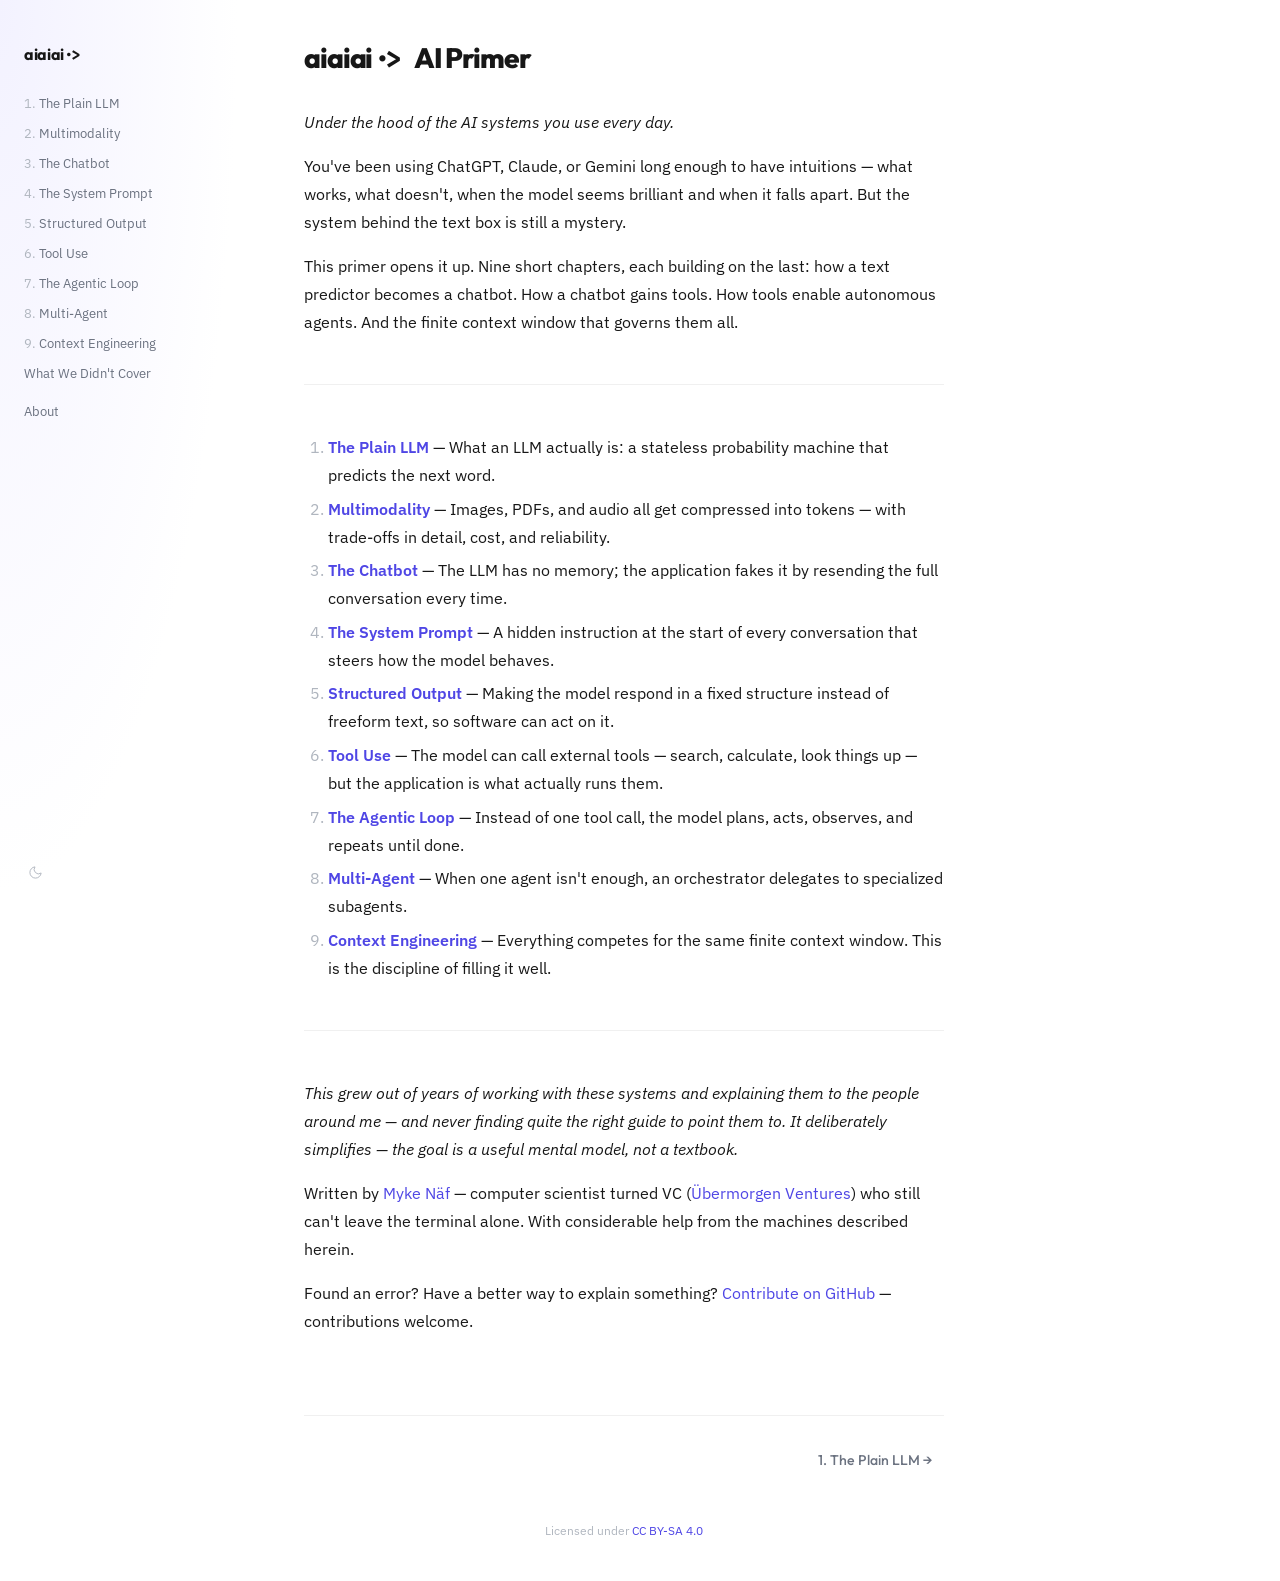
<file: docs/index.html>
<!DOCTYPE html>
<html lang="en">
<head>
  <meta charset="utf-8">
  <meta name="viewport" content="width=device-width, initial-scale=1">
  <title>AI Primer — AI Primer</title>
  <link rel="icon" type="image/svg+xml" href="favicon.svg">
  <script>(function(){var t=localStorage.getItem('theme')||(matchMedia('(prefers-color-scheme:dark)').matches?'dark':'light');document.documentElement.setAttribute('data-theme',t)})();</script>
  <link rel="preconnect" href="https://fonts.googleapis.com">
  <link rel="preconnect" href="https://fonts.gstatic.com" crossorigin>
  <link href="https://fonts.googleapis.com/css2?family=Outfit:wght@500;600;700;800&family=IBM+Plex+Sans:ital,wght@0,400;0,500;0,600;1,400&family=Fira+Code:wght@400&display=swap" rel="stylesheet">
  <link rel="stylesheet" href="style.css">
</head>
<body>
  <div class="mobile-overlay"></div>
  <button class="mobile-menu-btn" aria-label="Toggle navigation">
    <svg viewBox="0 0 24 24" fill="none" stroke="currentColor" stroke-width="2" stroke-linecap="round"><line x1="3" y1="6" x2="21" y2="6"/><line x1="3" y1="12" x2="21" y2="12"/><line x1="3" y1="18" x2="21" y2="18"/></svg>
  </button>
  <nav class="sidebar">
    <div class="sidebar-header">
      <a href="/" class="sidebar-logo">aiaiai<span class="logo-mark">·&gt;</span></a>
    </div>
    <div class="sidebar-links">
      <a href="01-plain-llm.html"><span class="ch-num">1.</span>The Plain LLM</a>
<a href="02-multimodality.html"><span class="ch-num">2.</span>Multimodality</a>
<a href="03-chatbot.html"><span class="ch-num">3.</span>The Chatbot</a>
<a href="04-system-prompt.html"><span class="ch-num">4.</span>The System Prompt</a>
<a href="05-structured-output.html"><span class="ch-num">5.</span>Structured Output</a>
<a href="06-tool-use.html"><span class="ch-num">6.</span>Tool Use</a>
<a href="07-agentic-loop.html"><span class="ch-num">7.</span>The Agentic Loop</a>
<a href="08-multi-agent.html"><span class="ch-num">8.</span>Multi-Agent</a>
<a href="09-context-engineering.html"><span class="ch-num">9.</span>Context Engineering</a>
<a href="what-we-didnt-cover.html">What We Didn't Cover</a>
<a href="/" class="sidebar-about">About</a>
    </div>
    <div class="sidebar-footer">
      <button class="theme-toggle" aria-label="Toggle theme">
        <svg class="icon-moon" viewBox="0 0 24 24" fill="none" stroke="currentColor" stroke-width="1.5"><path d="M21 12.79A9 9 0 1 1 11.21 3 7 7 0 0 0 21 12.79z"/></svg>
        <svg class="icon-sun" viewBox="0 0 24 24" fill="none" stroke="currentColor" stroke-width="1.5"><circle cx="12" cy="12" r="5"/><line x1="12" y1="1" x2="12" y2="3"/><line x1="12" y1="21" x2="12" y2="23"/><line x1="4.22" y1="4.22" x2="5.64" y2="5.64"/><line x1="18.36" y1="18.36" x2="19.78" y2="19.78"/><line x1="1" y1="12" x2="3" y2="12"/><line x1="21" y1="12" x2="23" y2="12"/><line x1="4.22" y1="19.78" x2="5.64" y2="18.36"/><line x1="18.36" y1="5.64" x2="19.78" y2="4.22"/></svg>
      </button>
    </div>
  </nav>
  <main class="content">
    <article><h1>aiaiai<span class="logo-mark title-logo-mark">·&gt;</span>AI Primer</h1><p><em>Under the hood of the AI systems you use every day.</em></p>
<p>You've been using ChatGPT, Claude, or Gemini long enough to have intuitions — what works, what doesn't, when the model seems brilliant and when it falls apart. But the system behind the text box is still a mystery.</p>
<p>This primer opens it up. Nine short chapters, each building on the last: how a text predictor becomes a chatbot. How a chatbot gains tools. How tools enable autonomous agents. And the finite context window that governs them all.</p>
<hr />
<ol>
<li><a href="01-plain-llm.html"><strong>The Plain LLM</strong></a> — What an LLM actually is: a stateless probability machine that predicts the next word.</li>
<li><a href="02-multimodality.html"><strong>Multimodality</strong></a> — Images, PDFs, and audio all get compressed into tokens — with trade-offs in detail, cost, and reliability.</li>
<li><a href="03-chatbot.html"><strong>The Chatbot</strong></a> — The LLM has no memory; the application fakes it by resending the full conversation every time.</li>
<li><a href="04-system-prompt.html"><strong>The System Prompt</strong></a> — A hidden instruction at the start of every conversation that steers how the model behaves.</li>
<li><a href="05-structured-output.html"><strong>Structured Output</strong></a> — Making the model respond in a fixed structure instead of freeform text, so software can act on it.</li>
<li><a href="06-tool-use.html"><strong>Tool Use</strong></a> — The model can call external tools — search, calculate, look things up — but the application is what actually runs them.</li>
<li><a href="07-agentic-loop.html"><strong>The Agentic Loop</strong></a> — Instead of one tool call, the model plans, acts, observes, and repeats until done.</li>
<li><a href="08-multi-agent.html"><strong>Multi-Agent</strong></a> — When one agent isn't enough, an orchestrator delegates to specialized subagents.</li>
<li><a href="09-context-engineering.html"><strong>Context Engineering</strong></a> — Everything competes for the same finite context window. This is the discipline of filling it well.</li>
</ol>
<hr />
<p><em>This grew out of years of working with these systems and explaining them to the people around me — and never finding quite the right guide to point them to. It deliberately simplifies — the goal is a useful mental model, not a textbook.</em></p>
<p>Written by <a href="https://ch.linkedin.com/in/michaelnaef">Myke Näf</a> — computer scientist turned VC (<a href="https://uebermorgen.vc">Übermorgen Ventures</a>) who still can't leave the terminal alone. With considerable help from the machines described herein.</p>
<p>Found an error? Have a better way to explain something? <a href="https://github.com/ymyke/aiaiai">Contribute on GitHub</a> — contributions welcome.</p>
</article>
    <div class="prev-next">
      <div></div>
      <div><a href="01-plain-llm.html">1. The Plain LLM →</a></div>
    </div>
    <footer class="license">
      Licensed under <a href="https://creativecommons.org/licenses/by-sa/4.0/">CC BY-SA 4.0</a>
    </footer>
  </main>
  <script>
    (function() {
      document.querySelectorAll('pre code').forEach(function(el) {
        el.innerHTML = el.innerHTML.replace(/([┌┐└┘│─├┤┬┴┼▼▶◀═╔╗╚╝║╠╣╦╩╬→←↓↑▲►◄●·]+)/g, '<span class="dc">$1</span>');
      });
      var btn = document.querySelector('.mobile-menu-btn');
      var sidebar = document.querySelector('.sidebar');
      var overlay = document.querySelector('.mobile-overlay');
      btn.addEventListener('click', function() {
        sidebar.classList.toggle('open');
        overlay.classList.toggle('open');
      });
      overlay.addEventListener('click', function() {
        sidebar.classList.remove('open');
        overlay.classList.remove('open');
      });
      document.querySelector('.theme-toggle').addEventListener('click', function() {
        var d = document.documentElement;
        var next = d.getAttribute('data-theme') === 'dark' ? 'light' : 'dark';
        d.setAttribute('data-theme', next);
        localStorage.setItem('theme', next);
      });
    })();
  </script>
</body>
</html>
</file>
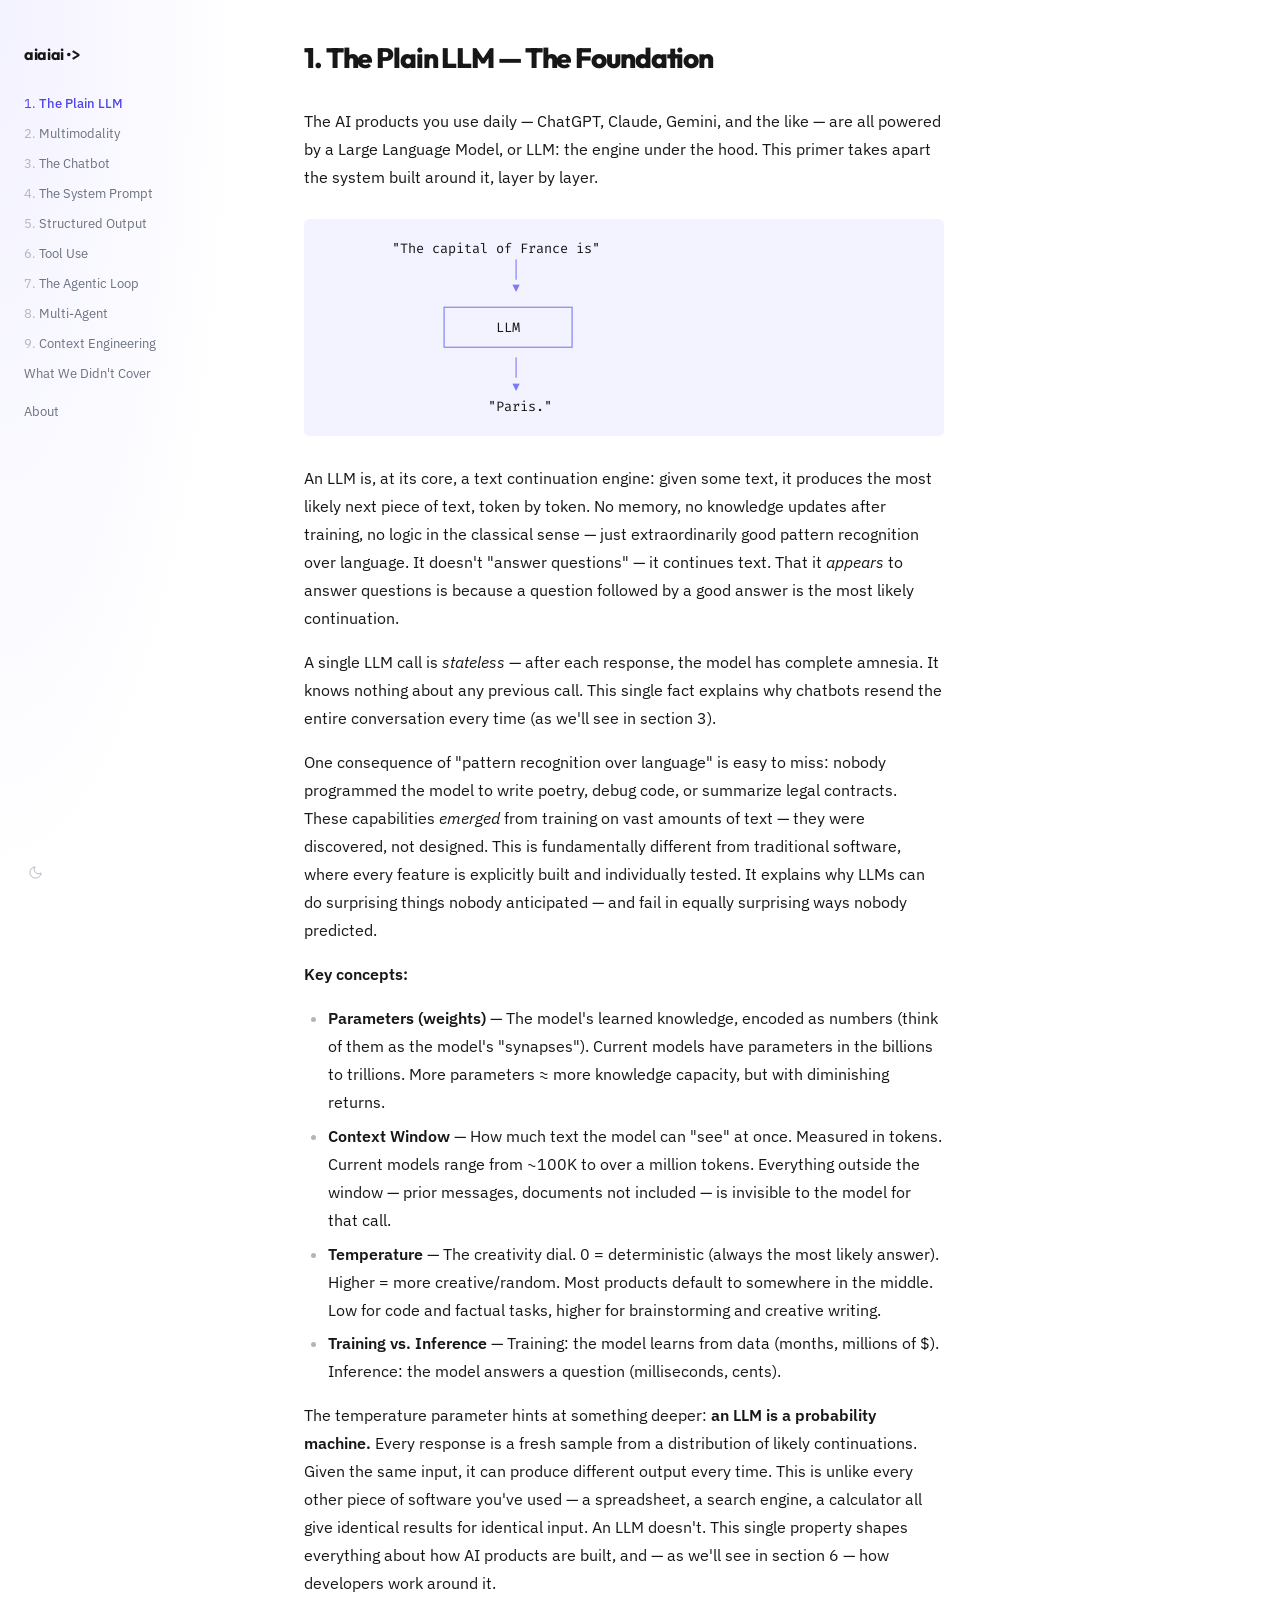
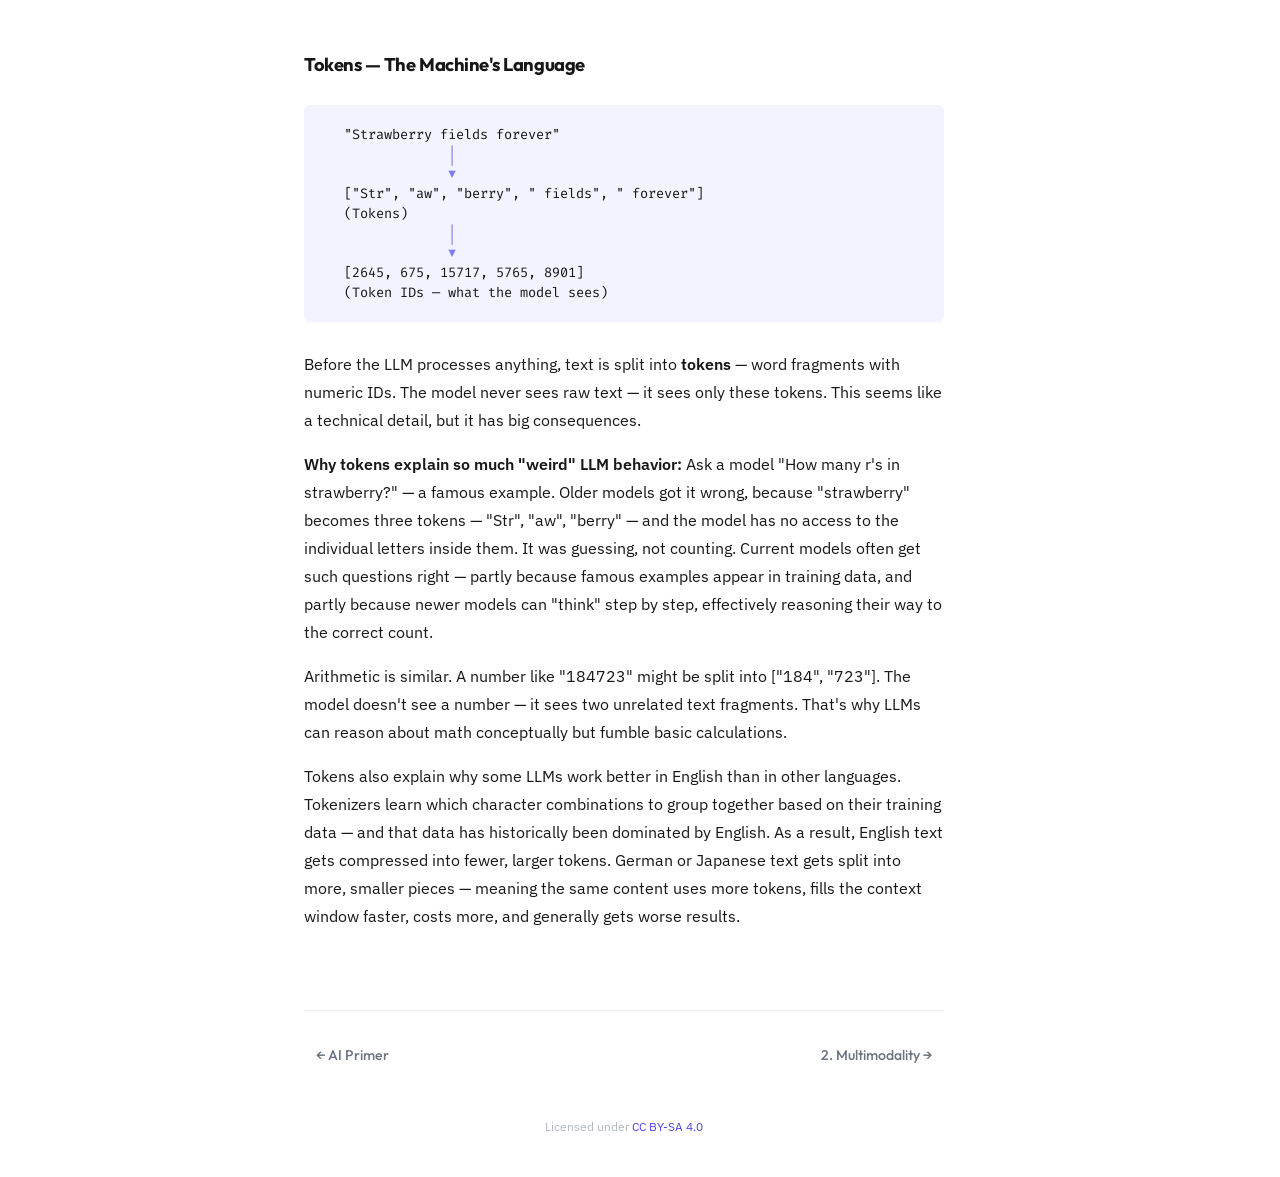
<file: docs/01-plain-llm.html>
<!DOCTYPE html>
<html lang="en">
<head>
  <meta charset="utf-8">
  <meta name="viewport" content="width=device-width, initial-scale=1">
  <title>1. The Plain LLM — AI Primer</title>
  <link rel="icon" type="image/svg+xml" href="favicon.svg">
  <script>(function(){var t=localStorage.getItem('theme')||(matchMedia('(prefers-color-scheme:dark)').matches?'dark':'light');document.documentElement.setAttribute('data-theme',t)})();</script>
  <link rel="preconnect" href="https://fonts.googleapis.com">
  <link rel="preconnect" href="https://fonts.gstatic.com" crossorigin>
  <link href="https://fonts.googleapis.com/css2?family=Outfit:wght@500;600;700;800&family=IBM+Plex+Sans:ital,wght@0,400;0,500;0,600;1,400&family=Fira+Code:wght@400&display=swap" rel="stylesheet">
  <link rel="stylesheet" href="style.css">
</head>
<body>
  <div class="mobile-overlay"></div>
  <button class="mobile-menu-btn" aria-label="Toggle navigation">
    <svg viewBox="0 0 24 24" fill="none" stroke="currentColor" stroke-width="2" stroke-linecap="round"><line x1="3" y1="6" x2="21" y2="6"/><line x1="3" y1="12" x2="21" y2="12"/><line x1="3" y1="18" x2="21" y2="18"/></svg>
  </button>
  <nav class="sidebar">
    <div class="sidebar-header">
      <a href="/" class="sidebar-logo">aiaiai<span class="logo-mark">·&gt;</span></a>
    </div>
    <div class="sidebar-links">
      <a href="01-plain-llm.html" class="active"><span class="ch-num">1.</span>The Plain LLM</a>
<a href="02-multimodality.html"><span class="ch-num">2.</span>Multimodality</a>
<a href="03-chatbot.html"><span class="ch-num">3.</span>The Chatbot</a>
<a href="04-system-prompt.html"><span class="ch-num">4.</span>The System Prompt</a>
<a href="05-structured-output.html"><span class="ch-num">5.</span>Structured Output</a>
<a href="06-tool-use.html"><span class="ch-num">6.</span>Tool Use</a>
<a href="07-agentic-loop.html"><span class="ch-num">7.</span>The Agentic Loop</a>
<a href="08-multi-agent.html"><span class="ch-num">8.</span>Multi-Agent</a>
<a href="09-context-engineering.html"><span class="ch-num">9.</span>Context Engineering</a>
<a href="what-we-didnt-cover.html">What We Didn't Cover</a>
<a href="/" class="sidebar-about">About</a>
    </div>
    <div class="sidebar-footer">
      <button class="theme-toggle" aria-label="Toggle theme">
        <svg class="icon-moon" viewBox="0 0 24 24" fill="none" stroke="currentColor" stroke-width="1.5"><path d="M21 12.79A9 9 0 1 1 11.21 3 7 7 0 0 0 21 12.79z"/></svg>
        <svg class="icon-sun" viewBox="0 0 24 24" fill="none" stroke="currentColor" stroke-width="1.5"><circle cx="12" cy="12" r="5"/><line x1="12" y1="1" x2="12" y2="3"/><line x1="12" y1="21" x2="12" y2="23"/><line x1="4.22" y1="4.22" x2="5.64" y2="5.64"/><line x1="18.36" y1="18.36" x2="19.78" y2="19.78"/><line x1="1" y1="12" x2="3" y2="12"/><line x1="21" y1="12" x2="23" y2="12"/><line x1="4.22" y1="19.78" x2="5.64" y2="18.36"/><line x1="18.36" y1="5.64" x2="19.78" y2="4.22"/></svg>
      </button>
    </div>
  </nav>
  <main class="content">
    <article><h1>1. The Plain LLM — The Foundation</h1>
<p>The AI products you use daily — ChatGPT, Claude, Gemini, and the like — are all powered by a Large Language Model, or LLM: the engine under the hood. This primer takes apart the system built around it, layer by layer.</p>
<pre><code>        &quot;The capital of France is&quot;
                       │
                       ▼
              ┌───────────────┐
              │      LLM      │
              └───────────────┘
                       │
                       ▼
                    &quot;Paris.&quot;
</code></pre>
<p>An LLM is, at its core, a text continuation engine: given some text, it produces the most likely next piece of text, token by token. No memory, no knowledge updates after training, no logic in the classical sense — just extraordinarily good pattern recognition over language. It doesn't &quot;answer questions&quot; — it continues text. That it <em>appears</em> to answer questions is because a question followed by a good answer is the most likely continuation.</p>
<p>A single LLM call is <em>stateless</em> — after each response, the model has complete amnesia. It knows nothing about any previous call. This single fact explains why chatbots resend the entire conversation every time (as we'll see in section 3).</p>
<p>One consequence of &quot;pattern recognition over language&quot; is easy to miss: nobody programmed the model to write poetry, debug code, or summarize legal contracts. These capabilities <em>emerged</em> from training on vast amounts of text — they were discovered, not designed. This is fundamentally different from traditional software, where every feature is explicitly built and individually tested. It explains why LLMs can do surprising things nobody anticipated — and fail in equally surprising ways nobody predicted.</p>
<p><strong>Key concepts:</strong></p>
<ul>
<li><strong>Parameters (weights)</strong> — The model's learned knowledge, encoded as numbers (think of them as the model's &quot;synapses&quot;). Current models have parameters in the billions to trillions. More parameters ≈ more knowledge capacity, but with diminishing returns.</li>
<li><strong>Context Window</strong> — How much text the model can &quot;see&quot; at once. Measured in tokens. Current models range from ~100K to over a million tokens. Everything outside the window — prior messages, documents not included — is invisible to the model for that call.</li>
<li><strong>Temperature</strong> — The creativity dial. 0 = deterministic (always the most likely answer). Higher = more creative/random. Most products default to somewhere in the middle. Low for code and factual tasks, higher for brainstorming and creative writing.</li>
<li><strong>Training vs. Inference</strong> — Training: the model learns from data (months, millions of $). Inference: the model answers a question (milliseconds, cents).</li>
</ul>
<p>The temperature parameter hints at something deeper: <strong>an LLM is a probability machine.</strong> Every response is a fresh sample from a distribution of likely continuations. Given the same input, it can produce different output every time. This is unlike every other piece of software you've used — a spreadsheet, a search engine, a calculator all give identical results for identical input. An LLM doesn't. This single property shapes everything about how AI products are built, and — as we'll see in section 6 — how developers work around it.</p>
<h2>Tokens — The Machine's Language</h2>
<pre><code>  &quot;Strawberry fields forever&quot;
               │
               ▼
  [&quot;Str&quot;, &quot;aw&quot;, &quot;berry&quot;, &quot; fields&quot;, &quot; forever&quot;]
  (Tokens)
               │
               ▼
  [2645, 675, 15717, 5765, 8901]
  (Token IDs — what the model sees)
</code></pre>
<p>Before the LLM processes anything, text is split into <strong>tokens</strong> — word fragments with numeric IDs. The model never sees raw text — it sees only these tokens. This seems like a technical detail, but it has big consequences.</p>
<p><strong>Why tokens explain so much &quot;weird&quot; LLM behavior:</strong> Ask a model &quot;How many r's in strawberry?&quot; — a famous example. Older models got it wrong, because &quot;strawberry&quot; becomes three tokens — &quot;Str&quot;, &quot;aw&quot;, &quot;berry&quot; — and the model has no access to the individual letters inside them. It was guessing, not counting. Current models often get such questions right — partly because famous examples appear in training data, and partly because newer models can &quot;think&quot; step by step, effectively reasoning their way to the correct count.</p>
<p>Arithmetic is similar. A number like &quot;184723&quot; might be split into [&quot;184&quot;, &quot;723&quot;]. The model doesn't see a number — it sees two unrelated text fragments. That's why LLMs can reason about math conceptually but fumble basic calculations.</p>
<p>Tokens also explain why some LLMs work better in English than in other languages. Tokenizers learn which character combinations to group together based on their training data — and that data has historically been dominated by English. As a result, English text gets compressed into fewer, larger tokens. German or Japanese text gets split into more, smaller pieces — meaning the same content uses more tokens, fills the context window faster, costs more, and generally gets worse results.</p>
</article>
    <div class="prev-next">
      <div><a href="/">← AI Primer</a></div>
      <div><a href="02-multimodality.html">2. Multimodality →</a></div>
    </div>
    <footer class="license">
      Licensed under <a href="https://creativecommons.org/licenses/by-sa/4.0/">CC BY-SA 4.0</a>
    </footer>
  </main>
  <script>
    (function() {
      document.querySelectorAll('pre code').forEach(function(el) {
        el.innerHTML = el.innerHTML.replace(/([┌┐└┘│─├┤┬┴┼▼▶◀═╔╗╚╝║╠╣╦╩╬→←↓↑▲►◄●·]+)/g, '<span class="dc">$1</span>');
      });
      var btn = document.querySelector('.mobile-menu-btn');
      var sidebar = document.querySelector('.sidebar');
      var overlay = document.querySelector('.mobile-overlay');
      btn.addEventListener('click', function() {
        sidebar.classList.toggle('open');
        overlay.classList.toggle('open');
      });
      overlay.addEventListener('click', function() {
        sidebar.classList.remove('open');
        overlay.classList.remove('open');
      });
      document.querySelector('.theme-toggle').addEventListener('click', function() {
        var d = document.documentElement;
        var next = d.getAttribute('data-theme') === 'dark' ? 'light' : 'dark';
        d.setAttribute('data-theme', next);
        localStorage.setItem('theme', next);
      });
    })();
  </script>
</body>
</html>
</file>
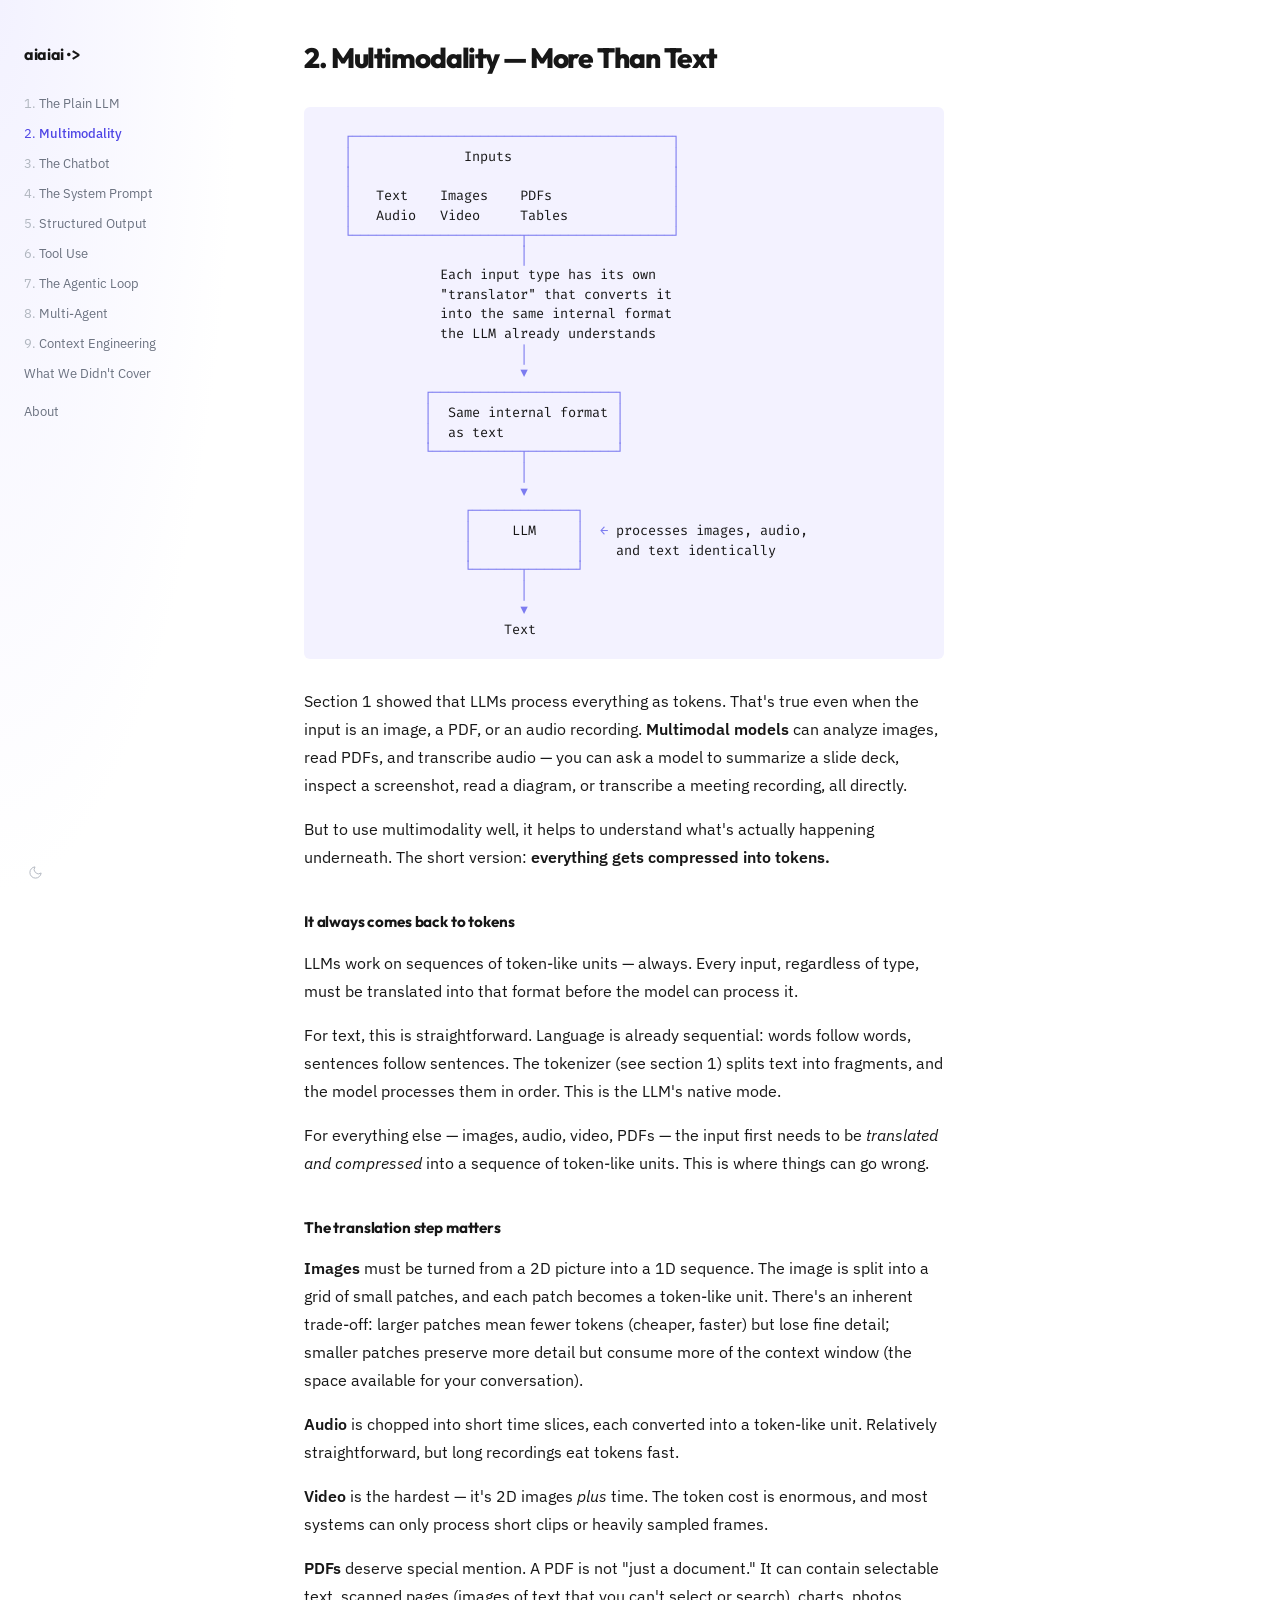
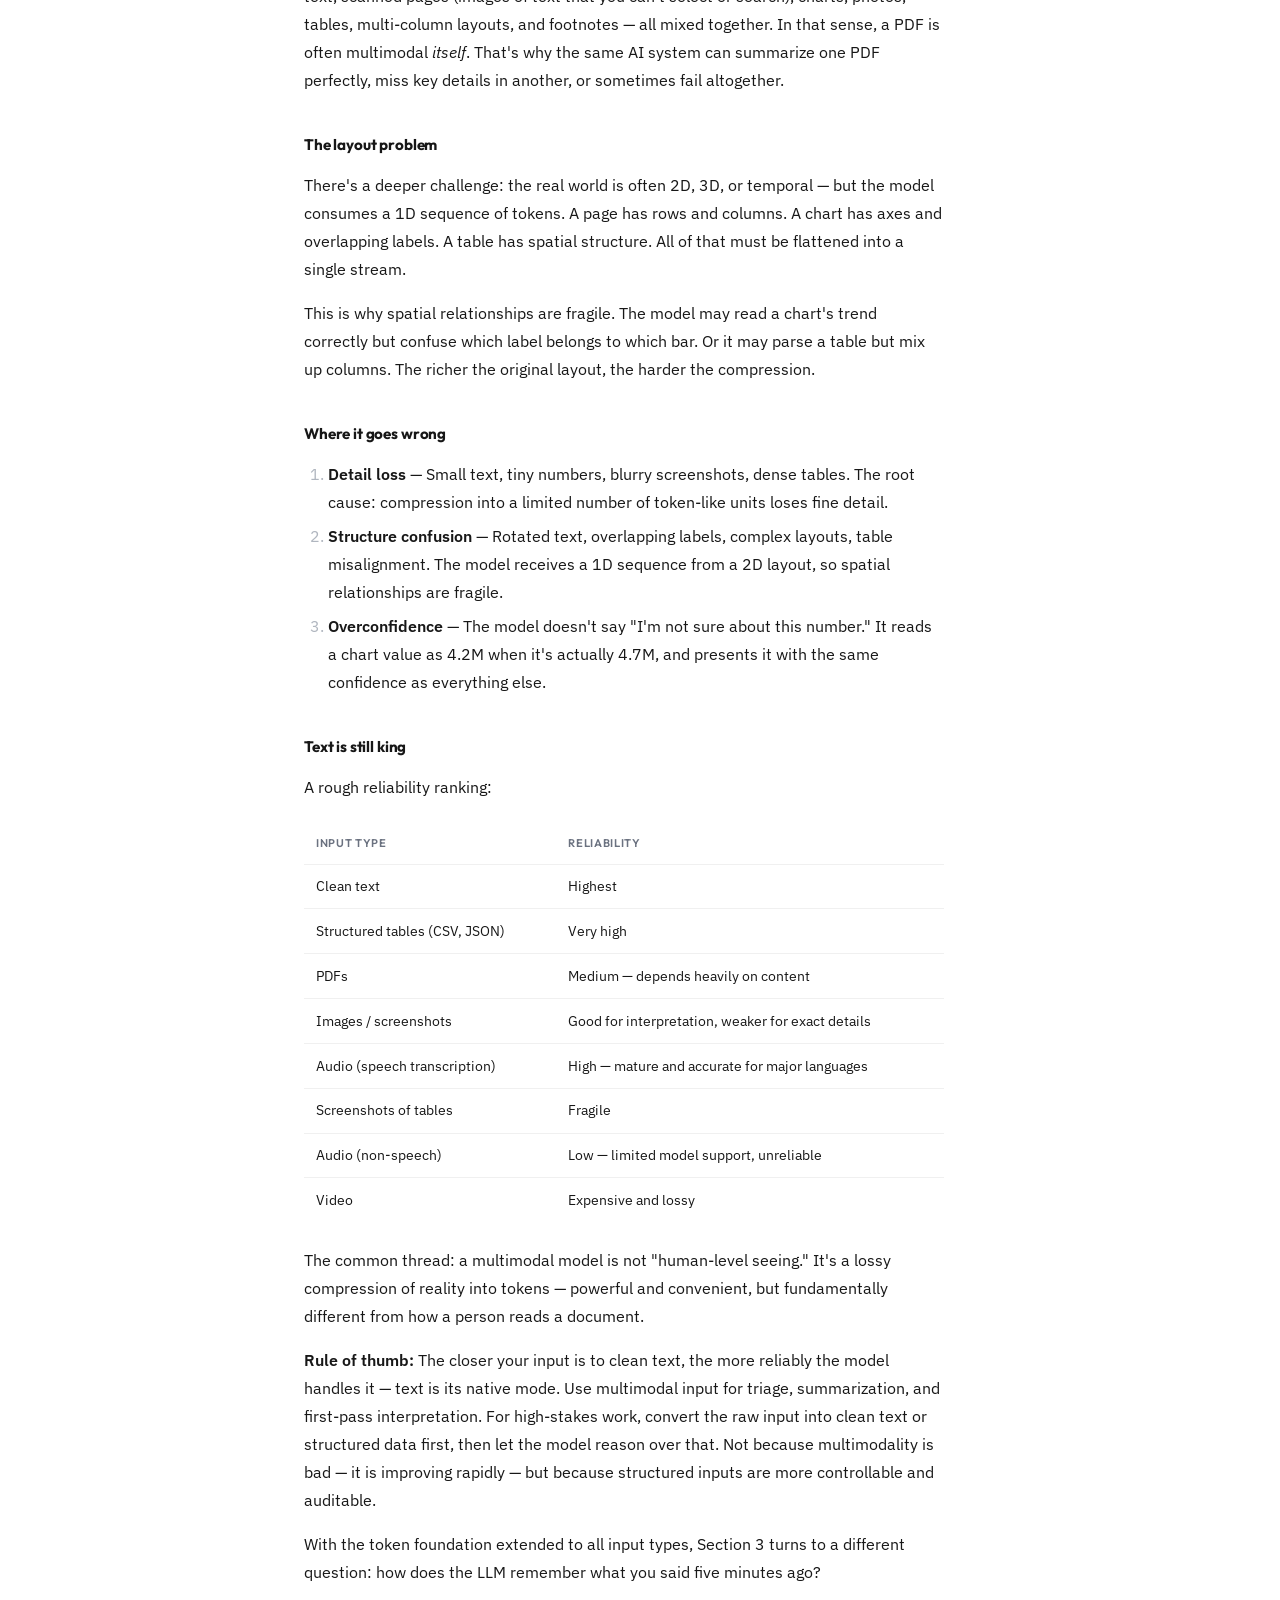
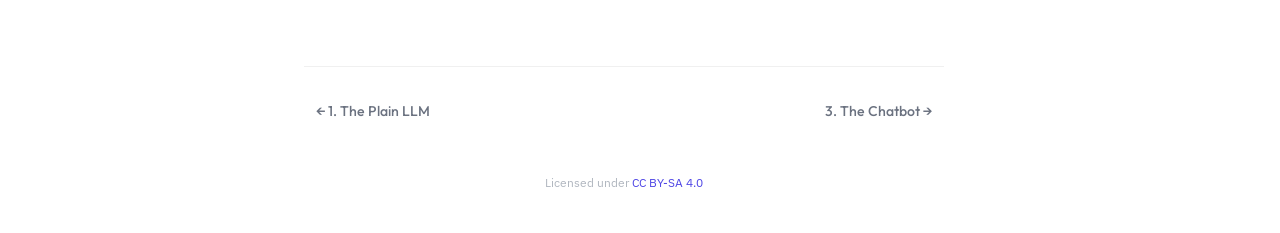
<file: docs/02-multimodality.html>
<!DOCTYPE html>
<html lang="en">
<head>
  <meta charset="utf-8">
  <meta name="viewport" content="width=device-width, initial-scale=1">
  <title>2. Multimodality — AI Primer</title>
  <link rel="icon" type="image/svg+xml" href="favicon.svg">
  <script>(function(){var t=localStorage.getItem('theme')||(matchMedia('(prefers-color-scheme:dark)').matches?'dark':'light');document.documentElement.setAttribute('data-theme',t)})();</script>
  <link rel="preconnect" href="https://fonts.googleapis.com">
  <link rel="preconnect" href="https://fonts.gstatic.com" crossorigin>
  <link href="https://fonts.googleapis.com/css2?family=Outfit:wght@500;600;700;800&family=IBM+Plex+Sans:ital,wght@0,400;0,500;0,600;1,400&family=Fira+Code:wght@400&display=swap" rel="stylesheet">
  <link rel="stylesheet" href="style.css">
</head>
<body>
  <div class="mobile-overlay"></div>
  <button class="mobile-menu-btn" aria-label="Toggle navigation">
    <svg viewBox="0 0 24 24" fill="none" stroke="currentColor" stroke-width="2" stroke-linecap="round"><line x1="3" y1="6" x2="21" y2="6"/><line x1="3" y1="12" x2="21" y2="12"/><line x1="3" y1="18" x2="21" y2="18"/></svg>
  </button>
  <nav class="sidebar">
    <div class="sidebar-header">
      <a href="/" class="sidebar-logo">aiaiai<span class="logo-mark">·&gt;</span></a>
    </div>
    <div class="sidebar-links">
      <a href="01-plain-llm.html"><span class="ch-num">1.</span>The Plain LLM</a>
<a href="02-multimodality.html" class="active"><span class="ch-num">2.</span>Multimodality</a>
<a href="03-chatbot.html"><span class="ch-num">3.</span>The Chatbot</a>
<a href="04-system-prompt.html"><span class="ch-num">4.</span>The System Prompt</a>
<a href="05-structured-output.html"><span class="ch-num">5.</span>Structured Output</a>
<a href="06-tool-use.html"><span class="ch-num">6.</span>Tool Use</a>
<a href="07-agentic-loop.html"><span class="ch-num">7.</span>The Agentic Loop</a>
<a href="08-multi-agent.html"><span class="ch-num">8.</span>Multi-Agent</a>
<a href="09-context-engineering.html"><span class="ch-num">9.</span>Context Engineering</a>
<a href="what-we-didnt-cover.html">What We Didn't Cover</a>
<a href="/" class="sidebar-about">About</a>
    </div>
    <div class="sidebar-footer">
      <button class="theme-toggle" aria-label="Toggle theme">
        <svg class="icon-moon" viewBox="0 0 24 24" fill="none" stroke="currentColor" stroke-width="1.5"><path d="M21 12.79A9 9 0 1 1 11.21 3 7 7 0 0 0 21 12.79z"/></svg>
        <svg class="icon-sun" viewBox="0 0 24 24" fill="none" stroke="currentColor" stroke-width="1.5"><circle cx="12" cy="12" r="5"/><line x1="12" y1="1" x2="12" y2="3"/><line x1="12" y1="21" x2="12" y2="23"/><line x1="4.22" y1="4.22" x2="5.64" y2="5.64"/><line x1="18.36" y1="18.36" x2="19.78" y2="19.78"/><line x1="1" y1="12" x2="3" y2="12"/><line x1="21" y1="12" x2="23" y2="12"/><line x1="4.22" y1="19.78" x2="5.64" y2="18.36"/><line x1="18.36" y1="5.64" x2="19.78" y2="4.22"/></svg>
      </button>
    </div>
  </nav>
  <main class="content">
    <article><h1>2. Multimodality — More Than Text</h1>
<pre><code>  ┌────────────────────────────────────────┐
  │              Inputs                    │
  │                                        │
  │   Text    Images    PDFs               │
  │   Audio   Video     Tables             │
  └─────────────────────┬──────────────────┘
                        │
              Each input type has its own
              &quot;translator&quot; that converts it
              into the same internal format
              the LLM already understands
                        │
                        ▼
            ┌───────────────────────┐
            │  Same internal format │
            │  as text              │
            └───────────┬───────────┘
                        │
                        ▼
                 ┌─────────────┐
                 │     LLM     │  ← processes images, audio,
                 │             │    and text identically
                 └──────┬──────┘
                        │
                        ▼
                      Text
</code></pre>
<p>Section 1 showed that LLMs process everything as tokens. That's true even when the input is an image, a PDF, or an audio recording. <strong>Multimodal models</strong> can analyze images, read PDFs, and transcribe audio — you can ask a model to summarize a slide deck, inspect a screenshot, read a diagram, or transcribe a meeting recording, all directly.</p>
<p>But to use multimodality well, it helps to understand what's actually happening underneath. The short version: <strong>everything gets compressed into tokens.</strong></p>
<h3>It always comes back to tokens</h3>
<p>LLMs work on sequences of token-like units — always. Every input, regardless of type, must be translated into that format before the model can process it.</p>
<p>For text, this is straightforward. Language is already sequential: words follow words, sentences follow sentences. The tokenizer (see section 1) splits text into fragments, and the model processes them in order. This is the LLM's native mode.</p>
<p>For everything else — images, audio, video, PDFs — the input first needs to be <em>translated and compressed</em> into a sequence of token-like units. This is where things can go wrong.</p>
<h3>The translation step matters</h3>
<p><strong>Images</strong> must be turned from a 2D picture into a 1D sequence. The image is split into a grid of small patches, and each patch becomes a token-like unit. There's an inherent trade-off: larger patches mean fewer tokens (cheaper, faster) but lose fine detail; smaller patches preserve more detail but consume more of the context window (the space available for your conversation).</p>
<p><strong>Audio</strong> is chopped into short time slices, each converted into a token-like unit. Relatively straightforward, but long recordings eat tokens fast.</p>
<p><strong>Video</strong> is the hardest — it's 2D images <em>plus</em> time. The token cost is enormous, and most systems can only process short clips or heavily sampled frames.</p>
<p><strong>PDFs</strong> deserve special mention. A PDF is not &quot;just a document.&quot; It can contain selectable text, scanned pages (images of text that you can't select or search), charts, photos, tables, multi-column layouts, and footnotes — all mixed together. In that sense, a PDF is often multimodal <em>itself</em>. That's why the same AI system can summarize one PDF perfectly, miss key details in another, or sometimes fail altogether.</p>
<h3>The layout problem</h3>
<p>There's a deeper challenge: the real world is often 2D, 3D, or temporal — but the model consumes a 1D sequence of tokens. A page has rows and columns. A chart has axes and overlapping labels. A table has spatial structure. All of that must be flattened into a single stream.</p>
<p>This is why spatial relationships are fragile. The model may read a chart's trend correctly but confuse which label belongs to which bar. Or it may parse a table but mix up columns. The richer the original layout, the harder the compression.</p>
<h3>Where it goes wrong</h3>
<ol>
<li><strong>Detail loss</strong> — Small text, tiny numbers, blurry screenshots, dense tables. The root cause: compression into a limited number of token-like units loses fine detail.</li>
<li><strong>Structure confusion</strong> — Rotated text, overlapping labels, complex layouts, table misalignment. The model receives a 1D sequence from a 2D layout, so spatial relationships are fragile.</li>
<li><strong>Overconfidence</strong> — The model doesn't say &quot;I'm not sure about this number.&quot; It reads a chart value as 4.2M when it's actually 4.7M, and presents it with the same confidence as everything else.</li>
</ol>
<h3>Text is still king</h3>
<p>A rough reliability ranking:</p>
<table>
<thead>
<tr>
  <th>Input type</th>
  <th>Reliability</th>
</tr>
</thead>
<tbody>
<tr>
  <td>Clean text</td>
  <td>Highest</td>
</tr>
<tr>
  <td>Structured tables (CSV, JSON)</td>
  <td>Very high</td>
</tr>
<tr>
  <td>PDFs</td>
  <td>Medium — depends heavily on content</td>
</tr>
<tr>
  <td>Images / screenshots</td>
  <td>Good for interpretation, weaker for exact details</td>
</tr>
<tr>
  <td>Audio (speech transcription)</td>
  <td>High — mature and accurate for major languages</td>
</tr>
<tr>
  <td>Screenshots of tables</td>
  <td>Fragile</td>
</tr>
<tr>
  <td>Audio (non-speech)</td>
  <td>Low — limited model support, unreliable</td>
</tr>
<tr>
  <td>Video</td>
  <td>Expensive and lossy</td>
</tr>
</tbody>
</table>
<p>The common thread: a multimodal model is not &quot;human-level seeing.&quot; It's a lossy compression of reality into tokens — powerful and convenient, but fundamentally different from how a person reads a document.</p>
<p><strong>Rule of thumb:</strong> The closer your input is to clean text, the more reliably the model handles it — text is its native mode. Use multimodal input for triage, summarization, and first-pass interpretation. For high-stakes work, convert the raw input into clean text or structured data first, then let the model reason over that. Not because multimodality is bad — it is improving rapidly — but because structured inputs are more controllable and auditable.</p>
<p>With the token foundation extended to all input types, Section 3 turns to a different question: how does the LLM remember what you said five minutes ago?</p>
</article>
    <div class="prev-next">
      <div><a href="01-plain-llm.html">← 1. The Plain LLM</a></div>
      <div><a href="03-chatbot.html">3. The Chatbot →</a></div>
    </div>
    <footer class="license">
      Licensed under <a href="https://creativecommons.org/licenses/by-sa/4.0/">CC BY-SA 4.0</a>
    </footer>
  </main>
  <script>
    (function() {
      document.querySelectorAll('pre code').forEach(function(el) {
        el.innerHTML = el.innerHTML.replace(/([┌┐└┘│─├┤┬┴┼▼▶◀═╔╗╚╝║╠╣╦╩╬→←↓↑▲►◄●·]+)/g, '<span class="dc">$1</span>');
      });
      var btn = document.querySelector('.mobile-menu-btn');
      var sidebar = document.querySelector('.sidebar');
      var overlay = document.querySelector('.mobile-overlay');
      btn.addEventListener('click', function() {
        sidebar.classList.toggle('open');
        overlay.classList.toggle('open');
      });
      overlay.addEventListener('click', function() {
        sidebar.classList.remove('open');
        overlay.classList.remove('open');
      });
      document.querySelector('.theme-toggle').addEventListener('click', function() {
        var d = document.documentElement;
        var next = d.getAttribute('data-theme') === 'dark' ? 'light' : 'dark';
        d.setAttribute('data-theme', next);
        localStorage.setItem('theme', next);
      });
    })();
  </script>
</body>
</html>
</file>
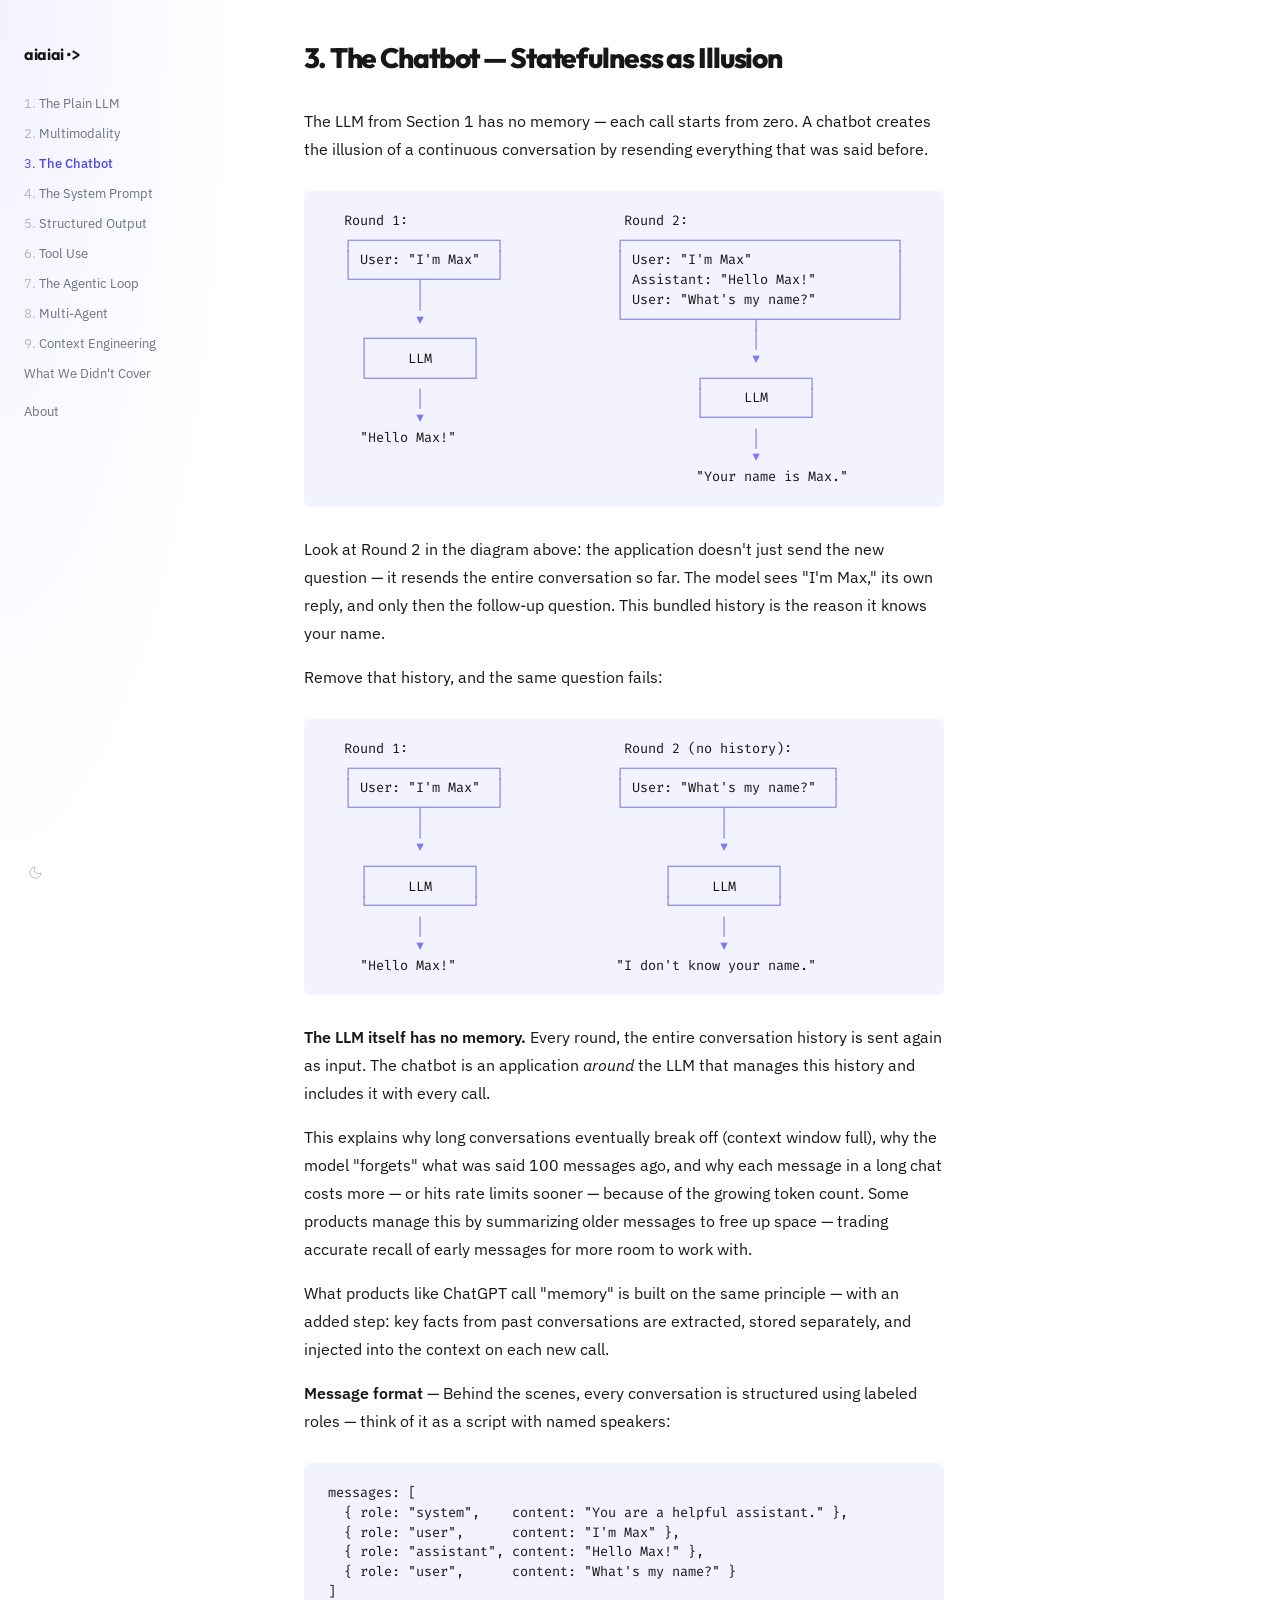
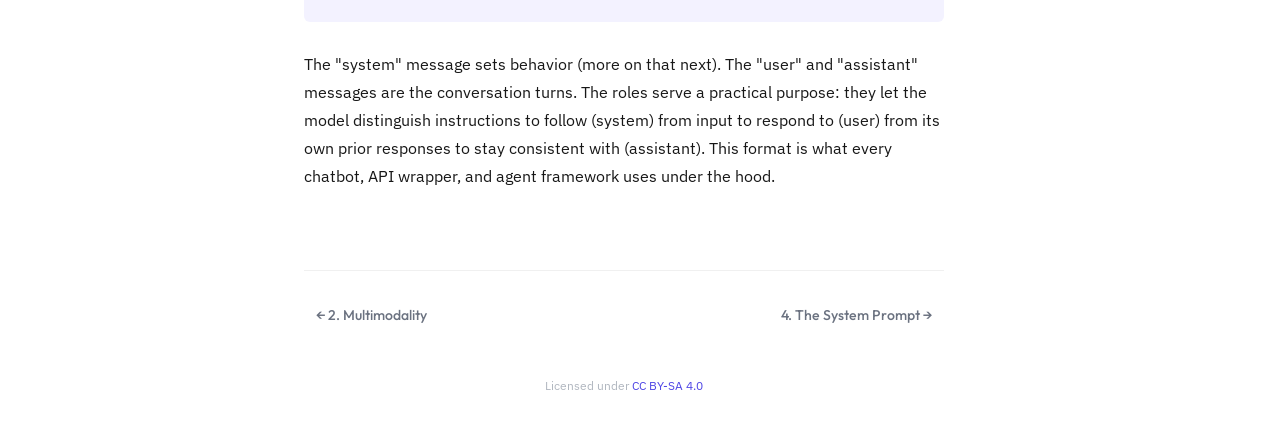
<file: docs/03-chatbot.html>
<!DOCTYPE html>
<html lang="en">
<head>
  <meta charset="utf-8">
  <meta name="viewport" content="width=device-width, initial-scale=1">
  <title>3. The Chatbot — AI Primer</title>
  <link rel="icon" type="image/svg+xml" href="favicon.svg">
  <script>(function(){var t=localStorage.getItem('theme')||(matchMedia('(prefers-color-scheme:dark)').matches?'dark':'light');document.documentElement.setAttribute('data-theme',t)})();</script>
  <link rel="preconnect" href="https://fonts.googleapis.com">
  <link rel="preconnect" href="https://fonts.gstatic.com" crossorigin>
  <link href="https://fonts.googleapis.com/css2?family=Outfit:wght@500;600;700;800&family=IBM+Plex+Sans:ital,wght@0,400;0,500;0,600;1,400&family=Fira+Code:wght@400&display=swap" rel="stylesheet">
  <link rel="stylesheet" href="style.css">
</head>
<body>
  <div class="mobile-overlay"></div>
  <button class="mobile-menu-btn" aria-label="Toggle navigation">
    <svg viewBox="0 0 24 24" fill="none" stroke="currentColor" stroke-width="2" stroke-linecap="round"><line x1="3" y1="6" x2="21" y2="6"/><line x1="3" y1="12" x2="21" y2="12"/><line x1="3" y1="18" x2="21" y2="18"/></svg>
  </button>
  <nav class="sidebar">
    <div class="sidebar-header">
      <a href="/" class="sidebar-logo">aiaiai<span class="logo-mark">·&gt;</span></a>
    </div>
    <div class="sidebar-links">
      <a href="01-plain-llm.html"><span class="ch-num">1.</span>The Plain LLM</a>
<a href="02-multimodality.html"><span class="ch-num">2.</span>Multimodality</a>
<a href="03-chatbot.html" class="active"><span class="ch-num">3.</span>The Chatbot</a>
<a href="04-system-prompt.html"><span class="ch-num">4.</span>The System Prompt</a>
<a href="05-structured-output.html"><span class="ch-num">5.</span>Structured Output</a>
<a href="06-tool-use.html"><span class="ch-num">6.</span>Tool Use</a>
<a href="07-agentic-loop.html"><span class="ch-num">7.</span>The Agentic Loop</a>
<a href="08-multi-agent.html"><span class="ch-num">8.</span>Multi-Agent</a>
<a href="09-context-engineering.html"><span class="ch-num">9.</span>Context Engineering</a>
<a href="what-we-didnt-cover.html">What We Didn't Cover</a>
<a href="/" class="sidebar-about">About</a>
    </div>
    <div class="sidebar-footer">
      <button class="theme-toggle" aria-label="Toggle theme">
        <svg class="icon-moon" viewBox="0 0 24 24" fill="none" stroke="currentColor" stroke-width="1.5"><path d="M21 12.79A9 9 0 1 1 11.21 3 7 7 0 0 0 21 12.79z"/></svg>
        <svg class="icon-sun" viewBox="0 0 24 24" fill="none" stroke="currentColor" stroke-width="1.5"><circle cx="12" cy="12" r="5"/><line x1="12" y1="1" x2="12" y2="3"/><line x1="12" y1="21" x2="12" y2="23"/><line x1="4.22" y1="4.22" x2="5.64" y2="5.64"/><line x1="18.36" y1="18.36" x2="19.78" y2="19.78"/><line x1="1" y1="12" x2="3" y2="12"/><line x1="21" y1="12" x2="23" y2="12"/><line x1="4.22" y1="19.78" x2="5.64" y2="18.36"/><line x1="18.36" y1="5.64" x2="19.78" y2="4.22"/></svg>
      </button>
    </div>
  </nav>
  <main class="content">
    <article><h1>3. The Chatbot — Statefulness as Illusion</h1>
<p>The LLM from Section 1 has no memory — each call starts from zero. A chatbot creates the illusion of a continuous conversation by resending everything that was said before.</p>
<pre><code>  Round 1:                           Round 2:
  ┌──────────────────┐              ┌──────────────────────────────────┐
  │ User: &quot;I'm Max&quot;  │              │ User: &quot;I'm Max&quot;                  │
  └────────┬─────────┘              │ Assistant: &quot;Hello Max!&quot;          │
           │                        │ User: &quot;What's my name?&quot;          │
           ▼                        └────────────────┬─────────────────┘
    ┌─────────────┐                                  │
    │     LLM     │                                  ▼
    └─────────────┘                           ┌─────────────┐
           │                                  │     LLM     │
           ▼                                  └─────────────┘
    &quot;Hello Max!&quot;                                     │
                                                     ▼
                                              &quot;Your name is Max.&quot;
</code></pre>
<p>Look at Round 2 in the diagram above: the application doesn't just send the new question — it resends the entire conversation so far. The model sees &quot;I'm Max,&quot; its own reply, and only then the follow-up question. This bundled history is the reason it knows your name.</p>
<p>Remove that history, and the same question fails:</p>
<pre><code>  Round 1:                           Round 2 (no history):
  ┌──────────────────┐              ┌──────────────────────────┐
  │ User: &quot;I'm Max&quot;  │              │ User: &quot;What's my name?&quot;  │
  └────────┬─────────┘              └────────────┬─────────────┘
           │                                     │
           ▼                                     ▼
    ┌─────────────┐                       ┌─────────────┐
    │     LLM     │                       │     LLM     │
    └─────────────┘                       └─────────────┘
           │                                     │
           ▼                                     ▼
    &quot;Hello Max!&quot;                    &quot;I don't know your name.&quot;
</code></pre>
<p><strong>The LLM itself has no memory.</strong> Every round, the entire conversation history is sent again as input. The chatbot is an application <em>around</em> the LLM that manages this history and includes it with every call.</p>
<p>This explains why long conversations eventually break off (context window full), why the model &quot;forgets&quot; what was said 100 messages ago, and why each message in a long chat costs more — or hits rate limits sooner — because of the growing token count. Some products manage this by summarizing older messages to free up space — trading accurate recall of early messages for more room to work with.</p>
<p>What products like ChatGPT call &quot;memory&quot; is built on the same principle — with an added step: key facts from past conversations are extracted, stored separately, and injected into the context on each new call.</p>
<p><strong>Message format</strong> — Behind the scenes, every conversation is structured using labeled roles — think of it as a script with named speakers:</p>
<pre><code>messages: [
  { role: &quot;system&quot;,    content: &quot;You are a helpful assistant.&quot; },
  { role: &quot;user&quot;,      content: &quot;I'm Max&quot; },
  { role: &quot;assistant&quot;, content: &quot;Hello Max!&quot; },
  { role: &quot;user&quot;,      content: &quot;What's my name?&quot; }
]
</code></pre>
<p>The &quot;system&quot; message sets behavior (more on that next). The &quot;user&quot; and &quot;assistant&quot; messages are the conversation turns. The roles serve a practical purpose: they let the model distinguish instructions to follow (system) from input to respond to (user) from its own prior responses to stay consistent with (assistant). This format is what every chatbot, API wrapper, and agent framework uses under the hood.</p>
</article>
    <div class="prev-next">
      <div><a href="02-multimodality.html">← 2. Multimodality</a></div>
      <div><a href="04-system-prompt.html">4. The System Prompt →</a></div>
    </div>
    <footer class="license">
      Licensed under <a href="https://creativecommons.org/licenses/by-sa/4.0/">CC BY-SA 4.0</a>
    </footer>
  </main>
  <script>
    (function() {
      document.querySelectorAll('pre code').forEach(function(el) {
        el.innerHTML = el.innerHTML.replace(/([┌┐└┘│─├┤┬┴┼▼▶◀═╔╗╚╝║╠╣╦╩╬→←↓↑▲►◄●·]+)/g, '<span class="dc">$1</span>');
      });
      var btn = document.querySelector('.mobile-menu-btn');
      var sidebar = document.querySelector('.sidebar');
      var overlay = document.querySelector('.mobile-overlay');
      btn.addEventListener('click', function() {
        sidebar.classList.toggle('open');
        overlay.classList.toggle('open');
      });
      overlay.addEventListener('click', function() {
        sidebar.classList.remove('open');
        overlay.classList.remove('open');
      });
      document.querySelector('.theme-toggle').addEventListener('click', function() {
        var d = document.documentElement;
        var next = d.getAttribute('data-theme') === 'dark' ? 'light' : 'dark';
        d.setAttribute('data-theme', next);
        localStorage.setItem('theme', next);
      });
    })();
  </script>
</body>
</html>
</file>
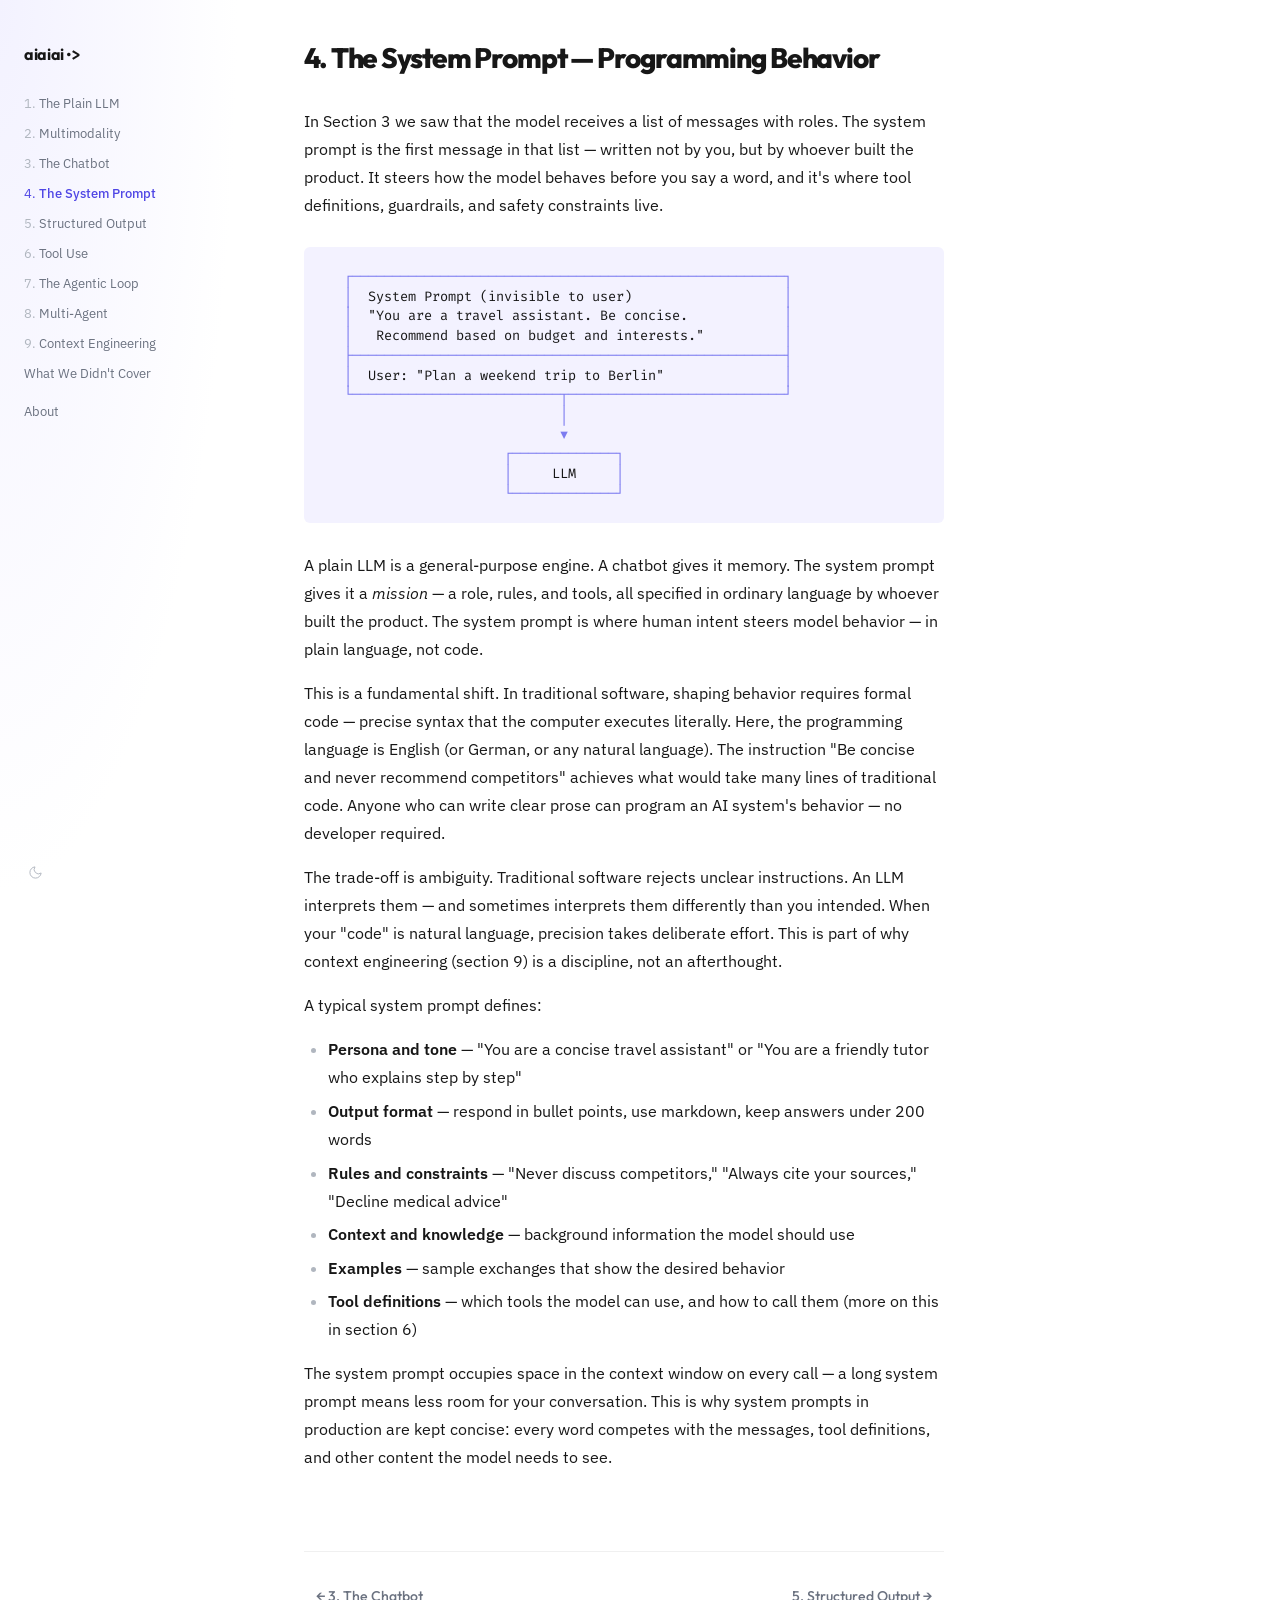
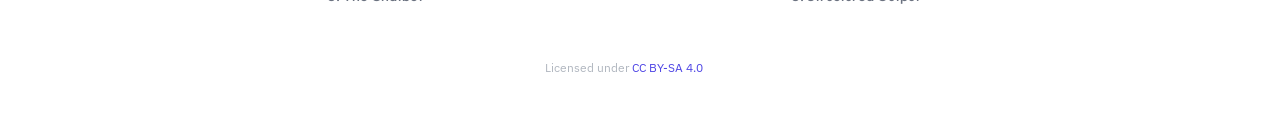
<file: docs/04-system-prompt.html>
<!DOCTYPE html>
<html lang="en">
<head>
  <meta charset="utf-8">
  <meta name="viewport" content="width=device-width, initial-scale=1">
  <title>4. The System Prompt — AI Primer</title>
  <link rel="icon" type="image/svg+xml" href="favicon.svg">
  <script>(function(){var t=localStorage.getItem('theme')||(matchMedia('(prefers-color-scheme:dark)').matches?'dark':'light');document.documentElement.setAttribute('data-theme',t)})();</script>
  <link rel="preconnect" href="https://fonts.googleapis.com">
  <link rel="preconnect" href="https://fonts.gstatic.com" crossorigin>
  <link href="https://fonts.googleapis.com/css2?family=Outfit:wght@500;600;700;800&family=IBM+Plex+Sans:ital,wght@0,400;0,500;0,600;1,400&family=Fira+Code:wght@400&display=swap" rel="stylesheet">
  <link rel="stylesheet" href="style.css">
</head>
<body>
  <div class="mobile-overlay"></div>
  <button class="mobile-menu-btn" aria-label="Toggle navigation">
    <svg viewBox="0 0 24 24" fill="none" stroke="currentColor" stroke-width="2" stroke-linecap="round"><line x1="3" y1="6" x2="21" y2="6"/><line x1="3" y1="12" x2="21" y2="12"/><line x1="3" y1="18" x2="21" y2="18"/></svg>
  </button>
  <nav class="sidebar">
    <div class="sidebar-header">
      <a href="/" class="sidebar-logo">aiaiai<span class="logo-mark">·&gt;</span></a>
    </div>
    <div class="sidebar-links">
      <a href="01-plain-llm.html"><span class="ch-num">1.</span>The Plain LLM</a>
<a href="02-multimodality.html"><span class="ch-num">2.</span>Multimodality</a>
<a href="03-chatbot.html"><span class="ch-num">3.</span>The Chatbot</a>
<a href="04-system-prompt.html" class="active"><span class="ch-num">4.</span>The System Prompt</a>
<a href="05-structured-output.html"><span class="ch-num">5.</span>Structured Output</a>
<a href="06-tool-use.html"><span class="ch-num">6.</span>Tool Use</a>
<a href="07-agentic-loop.html"><span class="ch-num">7.</span>The Agentic Loop</a>
<a href="08-multi-agent.html"><span class="ch-num">8.</span>Multi-Agent</a>
<a href="09-context-engineering.html"><span class="ch-num">9.</span>Context Engineering</a>
<a href="what-we-didnt-cover.html">What We Didn't Cover</a>
<a href="/" class="sidebar-about">About</a>
    </div>
    <div class="sidebar-footer">
      <button class="theme-toggle" aria-label="Toggle theme">
        <svg class="icon-moon" viewBox="0 0 24 24" fill="none" stroke="currentColor" stroke-width="1.5"><path d="M21 12.79A9 9 0 1 1 11.21 3 7 7 0 0 0 21 12.79z"/></svg>
        <svg class="icon-sun" viewBox="0 0 24 24" fill="none" stroke="currentColor" stroke-width="1.5"><circle cx="12" cy="12" r="5"/><line x1="12" y1="1" x2="12" y2="3"/><line x1="12" y1="21" x2="12" y2="23"/><line x1="4.22" y1="4.22" x2="5.64" y2="5.64"/><line x1="18.36" y1="18.36" x2="19.78" y2="19.78"/><line x1="1" y1="12" x2="3" y2="12"/><line x1="21" y1="12" x2="23" y2="12"/><line x1="4.22" y1="19.78" x2="5.64" y2="18.36"/><line x1="18.36" y1="5.64" x2="19.78" y2="4.22"/></svg>
      </button>
    </div>
  </nav>
  <main class="content">
    <article><h1>4. The System Prompt — Programming Behavior</h1>
<p>In Section 3 we saw that the model receives a list of messages with roles. The system prompt is the first message in that list — written not by you, but by whoever built the product. It steers how the model behaves before you say a word, and it's where tool definitions, guardrails, and safety constraints live.</p>
<pre><code>  ┌──────────────────────────────────────────────────────┐
  │  System Prompt (invisible to user)                   │
  │  &quot;You are a travel assistant. Be concise.            │
  │   Recommend based on budget and interests.&quot;          │
  ├──────────────────────────────────────────────────────┤
  │  User: &quot;Plan a weekend trip to Berlin&quot;               │
  └──────────────────────────┬───────────────────────────┘
                             │
                             ▼
                      ┌─────────────┐
                      │     LLM     │
                      └─────────────┘
</code></pre>
<p>A plain LLM is a general-purpose engine. A chatbot gives it memory. The system prompt gives it a <em>mission</em> — a role, rules, and tools, all specified in ordinary language by whoever built the product. The system prompt is where human intent steers model behavior — in plain language, not code.</p>
<p>This is a fundamental shift. In traditional software, shaping behavior requires formal code — precise syntax that the computer executes literally. Here, the programming language is English (or German, or any natural language). The instruction &quot;Be concise and never recommend competitors&quot; achieves what would take many lines of traditional code. Anyone who can write clear prose can program an AI system's behavior — no developer required.</p>
<p>The trade-off is ambiguity. Traditional software rejects unclear instructions. An LLM interprets them — and sometimes interprets them differently than you intended. When your &quot;code&quot; is natural language, precision takes deliberate effort. This is part of why context engineering (section 9) is a discipline, not an afterthought.</p>
<p>A typical system prompt defines:</p>
<ul>
<li><strong>Persona and tone</strong> — &quot;You are a concise travel assistant&quot; or &quot;You are a friendly tutor who explains step by step&quot;</li>
<li><strong>Output format</strong> — respond in bullet points, use markdown, keep answers under 200 words</li>
<li><strong>Rules and constraints</strong> — &quot;Never discuss competitors,&quot; &quot;Always cite your sources,&quot; &quot;Decline medical advice&quot;</li>
<li><strong>Context and knowledge</strong> — background information the model should use</li>
<li><strong>Examples</strong> — sample exchanges that show the desired behavior</li>
<li><strong>Tool definitions</strong> — which tools the model can use, and how to call them (more on this in section 6)</li>
</ul>
<p>The system prompt occupies space in the context window on every call — a long system prompt means less room for your conversation. This is why system prompts in production are kept concise: every word competes with the messages, tool definitions, and other content the model needs to see.</p>
</article>
    <div class="prev-next">
      <div><a href="03-chatbot.html">← 3. The Chatbot</a></div>
      <div><a href="05-structured-output.html">5. Structured Output →</a></div>
    </div>
    <footer class="license">
      Licensed under <a href="https://creativecommons.org/licenses/by-sa/4.0/">CC BY-SA 4.0</a>
    </footer>
  </main>
  <script>
    (function() {
      document.querySelectorAll('pre code').forEach(function(el) {
        el.innerHTML = el.innerHTML.replace(/([┌┐└┘│─├┤┬┴┼▼▶◀═╔╗╚╝║╠╣╦╩╬→←↓↑▲►◄●·]+)/g, '<span class="dc">$1</span>');
      });
      var btn = document.querySelector('.mobile-menu-btn');
      var sidebar = document.querySelector('.sidebar');
      var overlay = document.querySelector('.mobile-overlay');
      btn.addEventListener('click', function() {
        sidebar.classList.toggle('open');
        overlay.classList.toggle('open');
      });
      overlay.addEventListener('click', function() {
        sidebar.classList.remove('open');
        overlay.classList.remove('open');
      });
      document.querySelector('.theme-toggle').addEventListener('click', function() {
        var d = document.documentElement;
        var next = d.getAttribute('data-theme') === 'dark' ? 'light' : 'dark';
        d.setAttribute('data-theme', next);
        localStorage.setItem('theme', next);
      });
    })();
  </script>
</body>
</html>
</file>
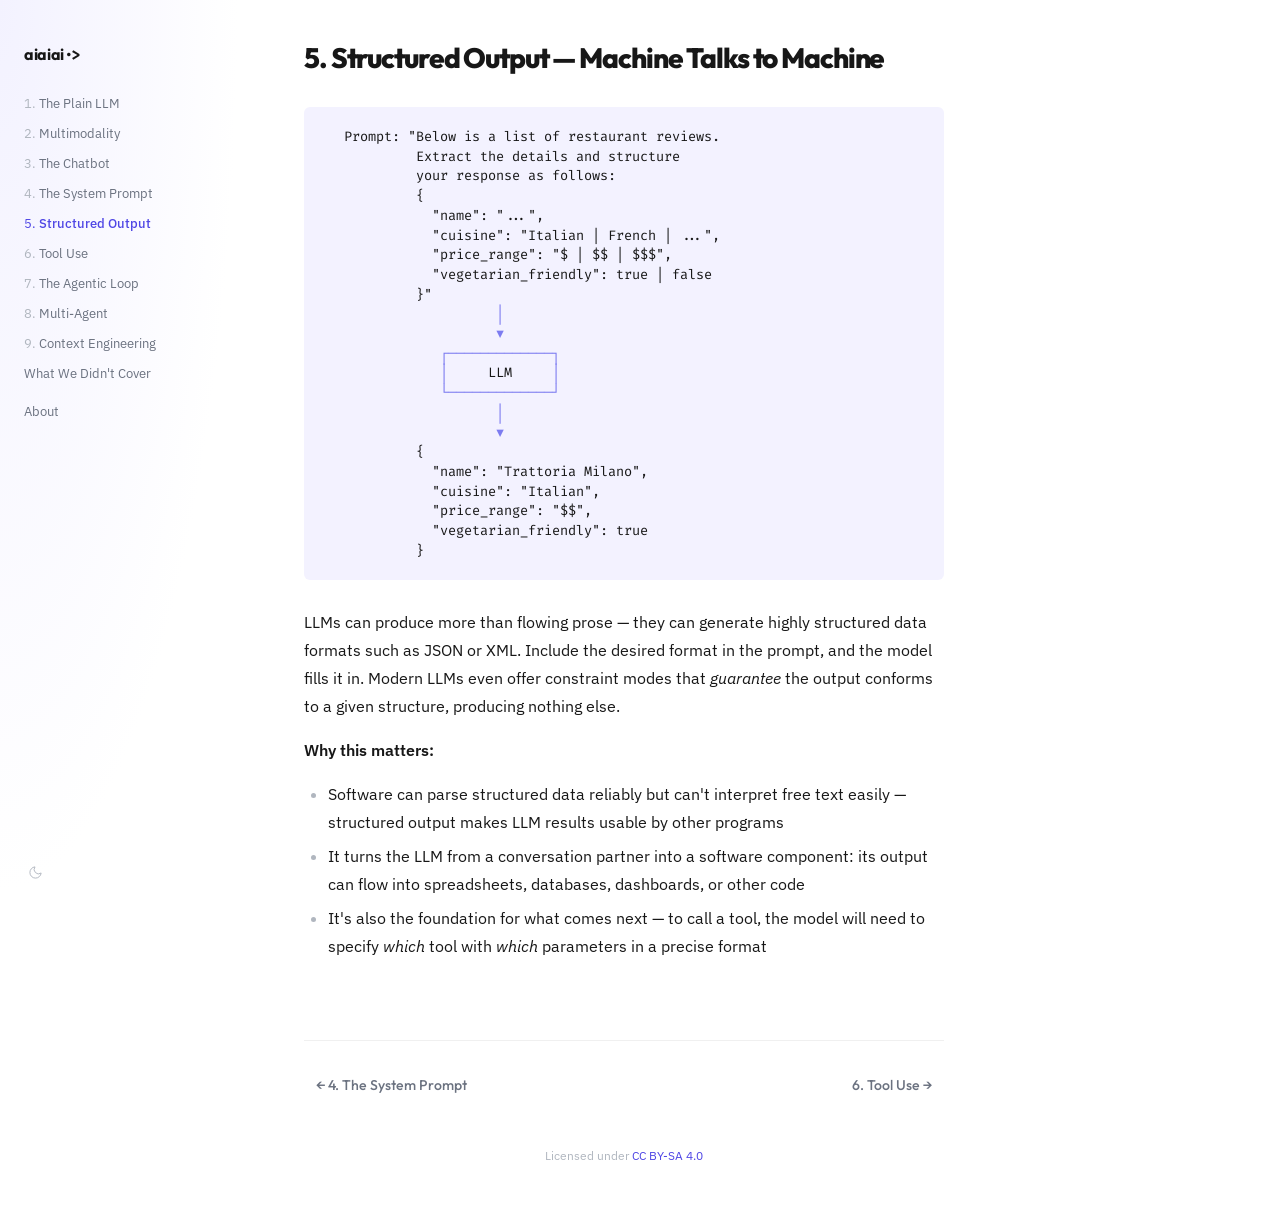
<file: docs/05-structured-output.html>
<!DOCTYPE html>
<html lang="en">
<head>
  <meta charset="utf-8">
  <meta name="viewport" content="width=device-width, initial-scale=1">
  <title>5. Structured Output — AI Primer</title>
  <link rel="icon" type="image/svg+xml" href="favicon.svg">
  <script>(function(){var t=localStorage.getItem('theme')||(matchMedia('(prefers-color-scheme:dark)').matches?'dark':'light');document.documentElement.setAttribute('data-theme',t)})();</script>
  <link rel="preconnect" href="https://fonts.googleapis.com">
  <link rel="preconnect" href="https://fonts.gstatic.com" crossorigin>
  <link href="https://fonts.googleapis.com/css2?family=Outfit:wght@500;600;700;800&family=IBM+Plex+Sans:ital,wght@0,400;0,500;0,600;1,400&family=Fira+Code:wght@400&display=swap" rel="stylesheet">
  <link rel="stylesheet" href="style.css">
</head>
<body>
  <div class="mobile-overlay"></div>
  <button class="mobile-menu-btn" aria-label="Toggle navigation">
    <svg viewBox="0 0 24 24" fill="none" stroke="currentColor" stroke-width="2" stroke-linecap="round"><line x1="3" y1="6" x2="21" y2="6"/><line x1="3" y1="12" x2="21" y2="12"/><line x1="3" y1="18" x2="21" y2="18"/></svg>
  </button>
  <nav class="sidebar">
    <div class="sidebar-header">
      <a href="/" class="sidebar-logo">aiaiai<span class="logo-mark">·&gt;</span></a>
    </div>
    <div class="sidebar-links">
      <a href="01-plain-llm.html"><span class="ch-num">1.</span>The Plain LLM</a>
<a href="02-multimodality.html"><span class="ch-num">2.</span>Multimodality</a>
<a href="03-chatbot.html"><span class="ch-num">3.</span>The Chatbot</a>
<a href="04-system-prompt.html"><span class="ch-num">4.</span>The System Prompt</a>
<a href="05-structured-output.html" class="active"><span class="ch-num">5.</span>Structured Output</a>
<a href="06-tool-use.html"><span class="ch-num">6.</span>Tool Use</a>
<a href="07-agentic-loop.html"><span class="ch-num">7.</span>The Agentic Loop</a>
<a href="08-multi-agent.html"><span class="ch-num">8.</span>Multi-Agent</a>
<a href="09-context-engineering.html"><span class="ch-num">9.</span>Context Engineering</a>
<a href="what-we-didnt-cover.html">What We Didn't Cover</a>
<a href="/" class="sidebar-about">About</a>
    </div>
    <div class="sidebar-footer">
      <button class="theme-toggle" aria-label="Toggle theme">
        <svg class="icon-moon" viewBox="0 0 24 24" fill="none" stroke="currentColor" stroke-width="1.5"><path d="M21 12.79A9 9 0 1 1 11.21 3 7 7 0 0 0 21 12.79z"/></svg>
        <svg class="icon-sun" viewBox="0 0 24 24" fill="none" stroke="currentColor" stroke-width="1.5"><circle cx="12" cy="12" r="5"/><line x1="12" y1="1" x2="12" y2="3"/><line x1="12" y1="21" x2="12" y2="23"/><line x1="4.22" y1="4.22" x2="5.64" y2="5.64"/><line x1="18.36" y1="18.36" x2="19.78" y2="19.78"/><line x1="1" y1="12" x2="3" y2="12"/><line x1="21" y1="12" x2="23" y2="12"/><line x1="4.22" y1="19.78" x2="5.64" y2="18.36"/><line x1="18.36" y1="5.64" x2="19.78" y2="4.22"/></svg>
      </button>
    </div>
  </nav>
  <main class="content">
    <article><h1>5. Structured Output — Machine Talks to Machine</h1>
<pre><code>  Prompt: &quot;Below is a list of restaurant reviews.
           Extract the details and structure
           your response as follows:
           {
             &quot;name&quot;: &quot;...&quot;,
             &quot;cuisine&quot;: &quot;Italian | French | ...&quot;,
             &quot;price_range&quot;: &quot;$ | $$ | $$$&quot;,
             &quot;vegetarian_friendly&quot;: true | false
           }&quot;
                     │
                     ▼
              ┌─────────────┐
              │     LLM     │
              └─────────────┘
                     │
                     ▼
           {
             &quot;name&quot;: &quot;Trattoria Milano&quot;,
             &quot;cuisine&quot;: &quot;Italian&quot;,
             &quot;price_range&quot;: &quot;$$&quot;,
             &quot;vegetarian_friendly&quot;: true
           }
</code></pre>
<p>LLMs can produce more than flowing prose — they can generate highly structured data formats such as JSON or XML. Include the desired format in the prompt, and the model fills it in. Modern LLMs even offer constraint modes that <em>guarantee</em> the output conforms to a given structure, producing nothing else.</p>
<p><strong>Why this matters:</strong></p>
<ul>
<li>Software can parse structured data reliably but can't interpret free text easily — structured output makes LLM results usable by other programs</li>
<li>It turns the LLM from a conversation partner into a software component: its output can flow into spreadsheets, databases, dashboards, or other code</li>
<li>It's also the foundation for what comes next — to call a tool, the model will need to specify <em>which</em> tool with <em>which</em> parameters in a precise format</li>
</ul>
</article>
    <div class="prev-next">
      <div><a href="04-system-prompt.html">← 4. The System Prompt</a></div>
      <div><a href="06-tool-use.html">6. Tool Use →</a></div>
    </div>
    <footer class="license">
      Licensed under <a href="https://creativecommons.org/licenses/by-sa/4.0/">CC BY-SA 4.0</a>
    </footer>
  </main>
  <script>
    (function() {
      document.querySelectorAll('pre code').forEach(function(el) {
        el.innerHTML = el.innerHTML.replace(/([┌┐└┘│─├┤┬┴┼▼▶◀═╔╗╚╝║╠╣╦╩╬→←↓↑▲►◄●·]+)/g, '<span class="dc">$1</span>');
      });
      var btn = document.querySelector('.mobile-menu-btn');
      var sidebar = document.querySelector('.sidebar');
      var overlay = document.querySelector('.mobile-overlay');
      btn.addEventListener('click', function() {
        sidebar.classList.toggle('open');
        overlay.classList.toggle('open');
      });
      overlay.addEventListener('click', function() {
        sidebar.classList.remove('open');
        overlay.classList.remove('open');
      });
      document.querySelector('.theme-toggle').addEventListener('click', function() {
        var d = document.documentElement;
        var next = d.getAttribute('data-theme') === 'dark' ? 'light' : 'dark';
        d.setAttribute('data-theme', next);
        localStorage.setItem('theme', next);
      });
    })();
  </script>
</body>
</html>
</file>
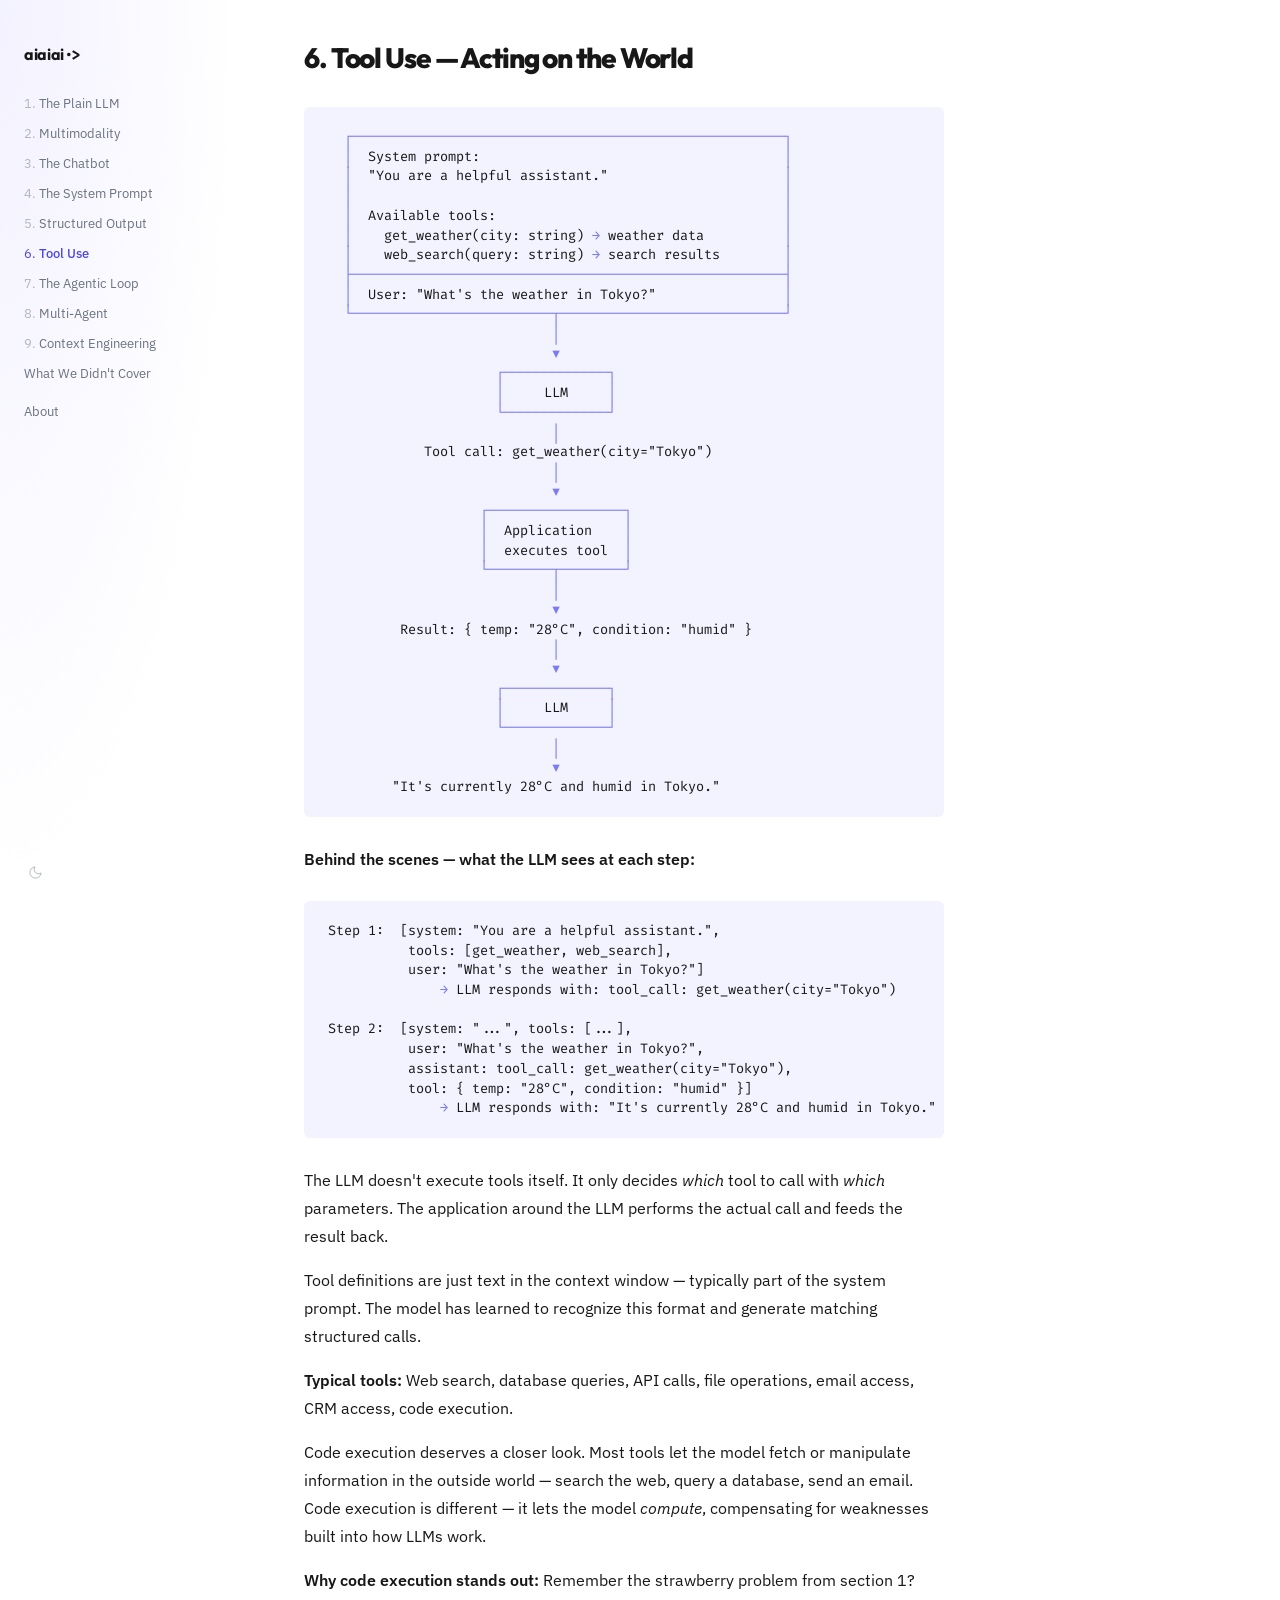
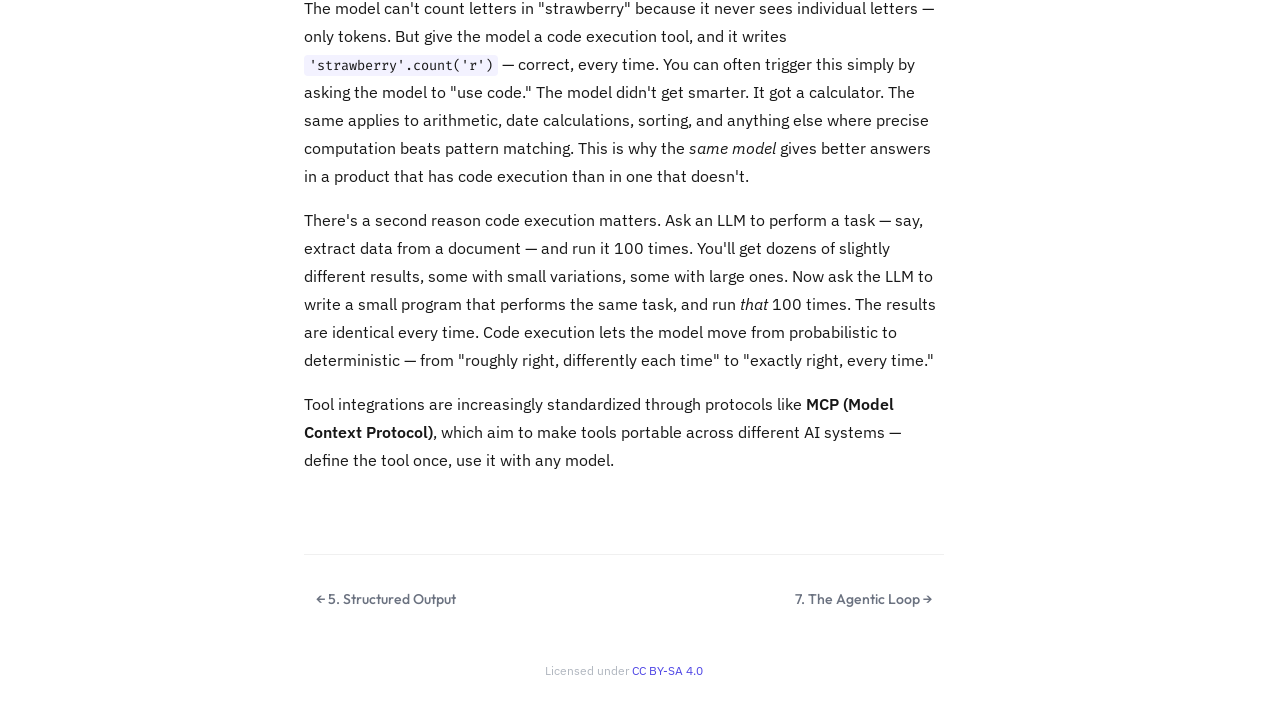
<file: docs/06-tool-use.html>
<!DOCTYPE html>
<html lang="en">
<head>
  <meta charset="utf-8">
  <meta name="viewport" content="width=device-width, initial-scale=1">
  <title>6. Tool Use — AI Primer</title>
  <link rel="icon" type="image/svg+xml" href="favicon.svg">
  <script>(function(){var t=localStorage.getItem('theme')||(matchMedia('(prefers-color-scheme:dark)').matches?'dark':'light');document.documentElement.setAttribute('data-theme',t)})();</script>
  <link rel="preconnect" href="https://fonts.googleapis.com">
  <link rel="preconnect" href="https://fonts.gstatic.com" crossorigin>
  <link href="https://fonts.googleapis.com/css2?family=Outfit:wght@500;600;700;800&family=IBM+Plex+Sans:ital,wght@0,400;0,500;0,600;1,400&family=Fira+Code:wght@400&display=swap" rel="stylesheet">
  <link rel="stylesheet" href="style.css">
</head>
<body>
  <div class="mobile-overlay"></div>
  <button class="mobile-menu-btn" aria-label="Toggle navigation">
    <svg viewBox="0 0 24 24" fill="none" stroke="currentColor" stroke-width="2" stroke-linecap="round"><line x1="3" y1="6" x2="21" y2="6"/><line x1="3" y1="12" x2="21" y2="12"/><line x1="3" y1="18" x2="21" y2="18"/></svg>
  </button>
  <nav class="sidebar">
    <div class="sidebar-header">
      <a href="/" class="sidebar-logo">aiaiai<span class="logo-mark">·&gt;</span></a>
    </div>
    <div class="sidebar-links">
      <a href="01-plain-llm.html"><span class="ch-num">1.</span>The Plain LLM</a>
<a href="02-multimodality.html"><span class="ch-num">2.</span>Multimodality</a>
<a href="03-chatbot.html"><span class="ch-num">3.</span>The Chatbot</a>
<a href="04-system-prompt.html"><span class="ch-num">4.</span>The System Prompt</a>
<a href="05-structured-output.html"><span class="ch-num">5.</span>Structured Output</a>
<a href="06-tool-use.html" class="active"><span class="ch-num">6.</span>Tool Use</a>
<a href="07-agentic-loop.html"><span class="ch-num">7.</span>The Agentic Loop</a>
<a href="08-multi-agent.html"><span class="ch-num">8.</span>Multi-Agent</a>
<a href="09-context-engineering.html"><span class="ch-num">9.</span>Context Engineering</a>
<a href="what-we-didnt-cover.html">What We Didn't Cover</a>
<a href="/" class="sidebar-about">About</a>
    </div>
    <div class="sidebar-footer">
      <button class="theme-toggle" aria-label="Toggle theme">
        <svg class="icon-moon" viewBox="0 0 24 24" fill="none" stroke="currentColor" stroke-width="1.5"><path d="M21 12.79A9 9 0 1 1 11.21 3 7 7 0 0 0 21 12.79z"/></svg>
        <svg class="icon-sun" viewBox="0 0 24 24" fill="none" stroke="currentColor" stroke-width="1.5"><circle cx="12" cy="12" r="5"/><line x1="12" y1="1" x2="12" y2="3"/><line x1="12" y1="21" x2="12" y2="23"/><line x1="4.22" y1="4.22" x2="5.64" y2="5.64"/><line x1="18.36" y1="18.36" x2="19.78" y2="19.78"/><line x1="1" y1="12" x2="3" y2="12"/><line x1="21" y1="12" x2="23" y2="12"/><line x1="4.22" y1="19.78" x2="5.64" y2="18.36"/><line x1="18.36" y1="5.64" x2="19.78" y2="4.22"/></svg>
      </button>
    </div>
  </nav>
  <main class="content">
    <article><h1>6. Tool Use — Acting on the World</h1>
<pre><code>  ┌──────────────────────────────────────────────────────┐
  │  System prompt:                                      │
  │  &quot;You are a helpful assistant.&quot;                      │
  │                                                      │
  │  Available tools:                                    │
  │    get_weather(city: string) → weather data          │
  │    web_search(query: string) → search results        │
  ├──────────────────────────────────────────────────────┤
  │  User: &quot;What's the weather in Tokyo?&quot;                │
  └─────────────────────────┬────────────────────────────┘
                            │
                            ▼
                     ┌─────────────┐
                     │     LLM     │
                     └─────────────┘
                            │
            Tool call: get_weather(city=&quot;Tokyo&quot;)
                            │
                            ▼
                   ┌─────────────────┐
                   │  Application    │
                   │  executes tool  │
                   └────────┬────────┘
                            │
                            ▼
         Result: { temp: &quot;28°C&quot;, condition: &quot;humid&quot; }
                            │
                            ▼
                     ┌─────────────┐
                     │     LLM     │
                     └─────────────┘
                            │
                            ▼
        &quot;It's currently 28°C and humid in Tokyo.&quot;
</code></pre>
<p><strong>Behind the scenes — what the LLM sees at each step:</strong></p>
<pre><code>Step 1:  [system: &quot;You are a helpful assistant.&quot;,
          tools: [get_weather, web_search],
          user: &quot;What's the weather in Tokyo?&quot;]
              → LLM responds with: tool_call: get_weather(city=&quot;Tokyo&quot;)

Step 2:  [system: &quot;...&quot;, tools: [...],
          user: &quot;What's the weather in Tokyo?&quot;,
          assistant: tool_call: get_weather(city=&quot;Tokyo&quot;),
          tool: { temp: &quot;28°C&quot;, condition: &quot;humid&quot; }]
              → LLM responds with: &quot;It's currently 28°C and humid in Tokyo.&quot;
</code></pre>
<p>The LLM doesn't execute tools itself. It only decides <em>which</em> tool to call with <em>which</em> parameters. The application around the LLM performs the actual call and feeds the result back.</p>
<p>Tool definitions are just text in the context window — typically part of the system prompt. The model has learned to recognize this format and generate matching structured calls.</p>
<p><strong>Typical tools:</strong> Web search, database queries, API calls, file operations, email access, CRM access, code execution.</p>
<p>Code execution deserves a closer look. Most tools let the model fetch or manipulate information in the outside world — search the web, query a database, send an email. Code execution is different — it lets the model <em>compute</em>, compensating for weaknesses built into how LLMs work.</p>
<p><strong>Why code execution stands out:</strong> Remember the strawberry problem from section 1? The model can't count letters in &quot;strawberry&quot; because it never sees individual letters — only tokens. But give the model a code execution tool, and it writes <code>'strawberry'.count('r')</code> — correct, every time. You can often trigger this simply by asking the model to &quot;use code.&quot; The model didn't get smarter. It got a calculator. The same applies to arithmetic, date calculations, sorting, and anything else where precise computation beats pattern matching. This is why the <em>same model</em> gives better answers in a product that has code execution than in one that doesn't.</p>
<p>There's a second reason code execution matters. Ask an LLM to perform a task — say, extract data from a document — and run it 100 times. You'll get dozens of slightly different results, some with small variations, some with large ones. Now ask the LLM to write a small program that performs the same task, and run <em>that</em> 100 times. The results are identical every time. Code execution lets the model move from probabilistic to deterministic — from &quot;roughly right, differently each time&quot; to &quot;exactly right, every time.&quot;</p>
<p>Tool integrations are increasingly standardized through protocols like <strong>MCP (Model Context Protocol)</strong>, which aim to make tools portable across different AI systems — define the tool once, use it with any model.</p>
</article>
    <div class="prev-next">
      <div><a href="05-structured-output.html">← 5. Structured Output</a></div>
      <div><a href="07-agentic-loop.html">7. The Agentic Loop →</a></div>
    </div>
    <footer class="license">
      Licensed under <a href="https://creativecommons.org/licenses/by-sa/4.0/">CC BY-SA 4.0</a>
    </footer>
  </main>
  <script>
    (function() {
      document.querySelectorAll('pre code').forEach(function(el) {
        el.innerHTML = el.innerHTML.replace(/([┌┐└┘│─├┤┬┴┼▼▶◀═╔╗╚╝║╠╣╦╩╬→←↓↑▲►◄●·]+)/g, '<span class="dc">$1</span>');
      });
      var btn = document.querySelector('.mobile-menu-btn');
      var sidebar = document.querySelector('.sidebar');
      var overlay = document.querySelector('.mobile-overlay');
      btn.addEventListener('click', function() {
        sidebar.classList.toggle('open');
        overlay.classList.toggle('open');
      });
      overlay.addEventListener('click', function() {
        sidebar.classList.remove('open');
        overlay.classList.remove('open');
      });
      document.querySelector('.theme-toggle').addEventListener('click', function() {
        var d = document.documentElement;
        var next = d.getAttribute('data-theme') === 'dark' ? 'light' : 'dark';
        d.setAttribute('data-theme', next);
        localStorage.setItem('theme', next);
      });
    })();
  </script>
</body>
</html>
</file>
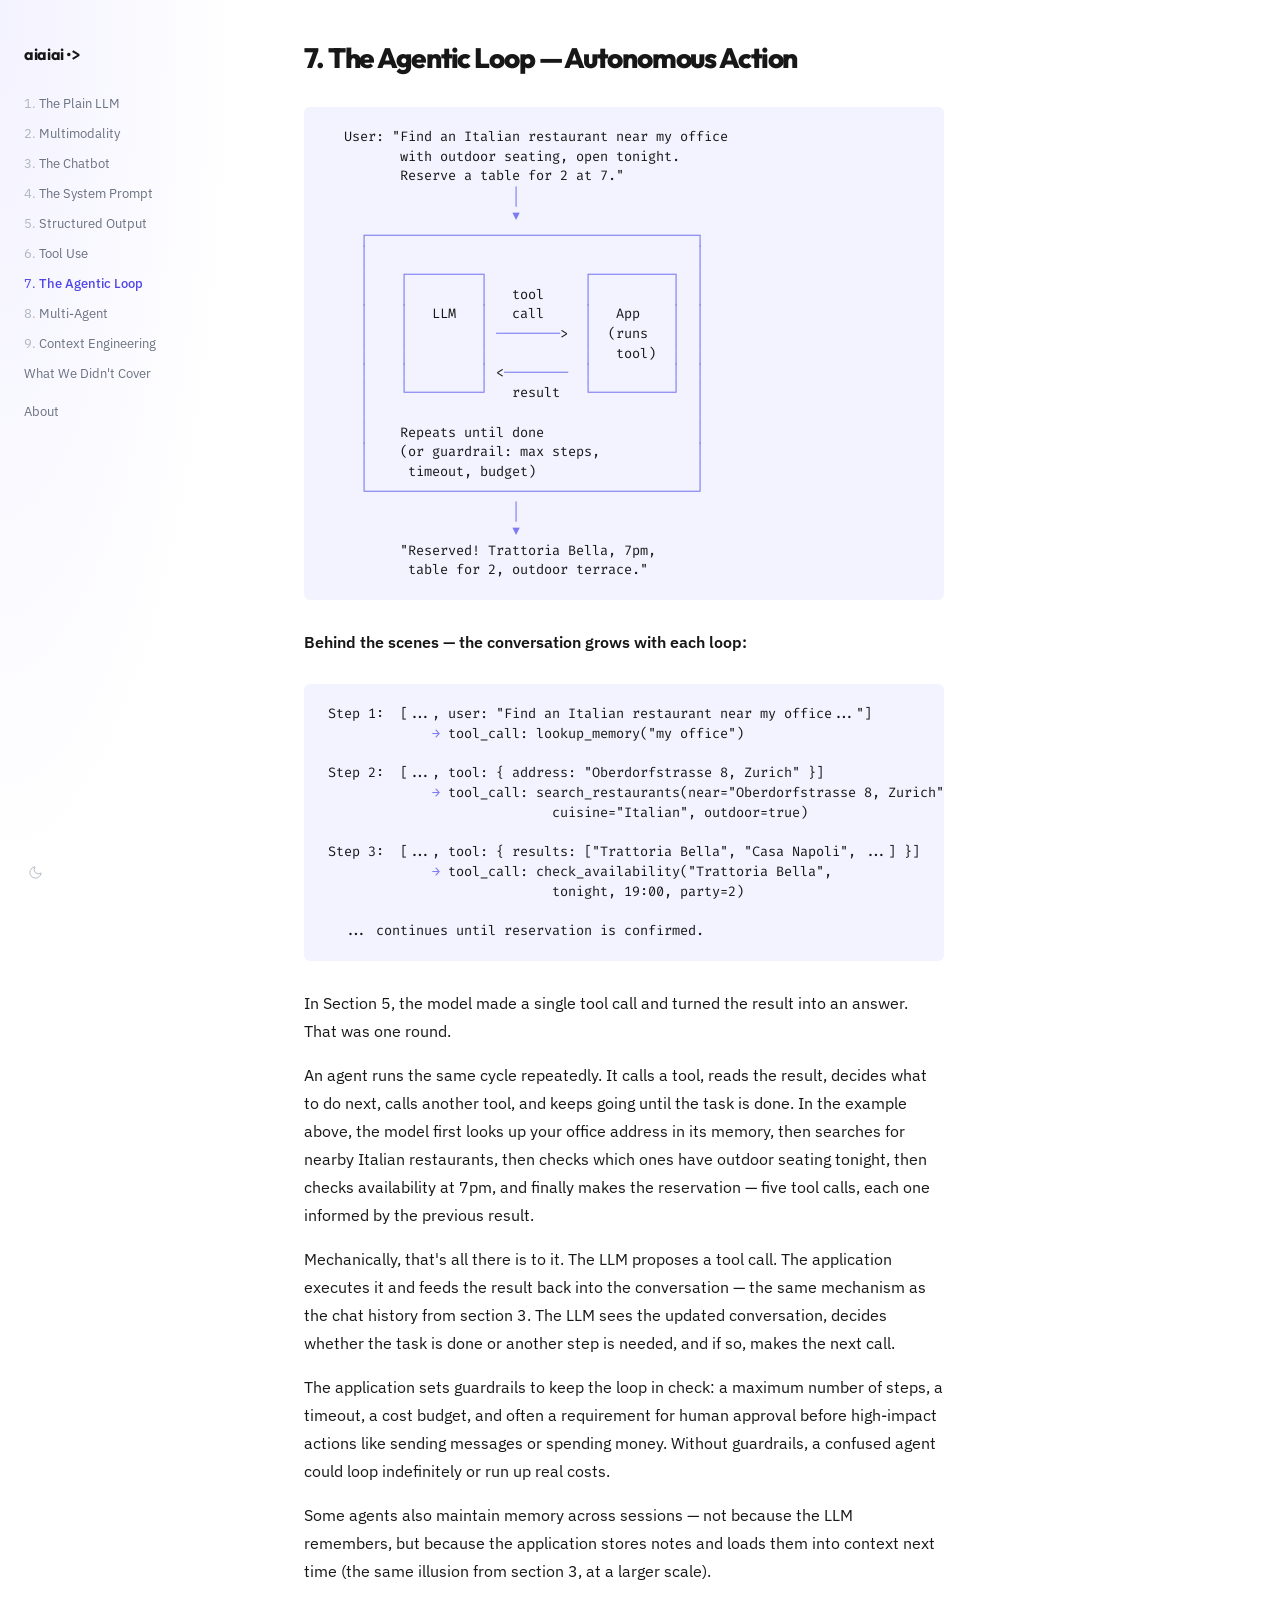
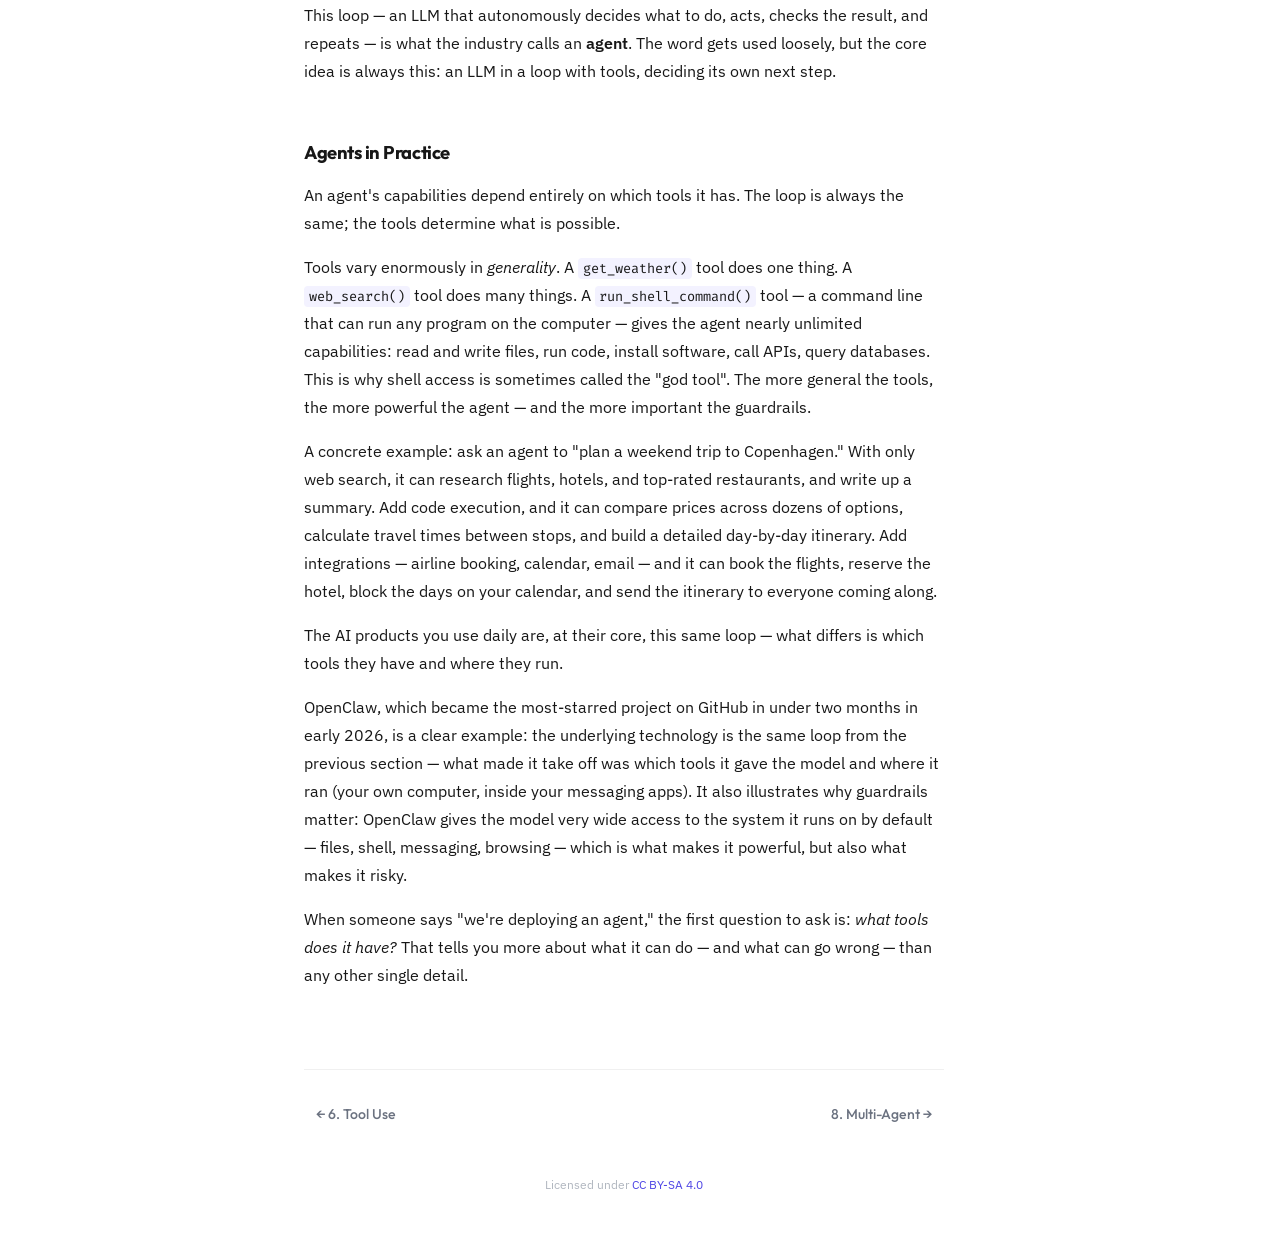
<file: docs/07-agentic-loop.html>
<!DOCTYPE html>
<html lang="en">
<head>
  <meta charset="utf-8">
  <meta name="viewport" content="width=device-width, initial-scale=1">
  <title>7. The Agentic Loop — AI Primer</title>
  <link rel="icon" type="image/svg+xml" href="favicon.svg">
  <script>(function(){var t=localStorage.getItem('theme')||(matchMedia('(prefers-color-scheme:dark)').matches?'dark':'light');document.documentElement.setAttribute('data-theme',t)})();</script>
  <link rel="preconnect" href="https://fonts.googleapis.com">
  <link rel="preconnect" href="https://fonts.gstatic.com" crossorigin>
  <link href="https://fonts.googleapis.com/css2?family=Outfit:wght@500;600;700;800&family=IBM+Plex+Sans:ital,wght@0,400;0,500;0,600;1,400&family=Fira+Code:wght@400&display=swap" rel="stylesheet">
  <link rel="stylesheet" href="style.css">
</head>
<body>
  <div class="mobile-overlay"></div>
  <button class="mobile-menu-btn" aria-label="Toggle navigation">
    <svg viewBox="0 0 24 24" fill="none" stroke="currentColor" stroke-width="2" stroke-linecap="round"><line x1="3" y1="6" x2="21" y2="6"/><line x1="3" y1="12" x2="21" y2="12"/><line x1="3" y1="18" x2="21" y2="18"/></svg>
  </button>
  <nav class="sidebar">
    <div class="sidebar-header">
      <a href="/" class="sidebar-logo">aiaiai<span class="logo-mark">·&gt;</span></a>
    </div>
    <div class="sidebar-links">
      <a href="01-plain-llm.html"><span class="ch-num">1.</span>The Plain LLM</a>
<a href="02-multimodality.html"><span class="ch-num">2.</span>Multimodality</a>
<a href="03-chatbot.html"><span class="ch-num">3.</span>The Chatbot</a>
<a href="04-system-prompt.html"><span class="ch-num">4.</span>The System Prompt</a>
<a href="05-structured-output.html"><span class="ch-num">5.</span>Structured Output</a>
<a href="06-tool-use.html"><span class="ch-num">6.</span>Tool Use</a>
<a href="07-agentic-loop.html" class="active"><span class="ch-num">7.</span>The Agentic Loop</a>
<a href="08-multi-agent.html"><span class="ch-num">8.</span>Multi-Agent</a>
<a href="09-context-engineering.html"><span class="ch-num">9.</span>Context Engineering</a>
<a href="what-we-didnt-cover.html">What We Didn't Cover</a>
<a href="/" class="sidebar-about">About</a>
    </div>
    <div class="sidebar-footer">
      <button class="theme-toggle" aria-label="Toggle theme">
        <svg class="icon-moon" viewBox="0 0 24 24" fill="none" stroke="currentColor" stroke-width="1.5"><path d="M21 12.79A9 9 0 1 1 11.21 3 7 7 0 0 0 21 12.79z"/></svg>
        <svg class="icon-sun" viewBox="0 0 24 24" fill="none" stroke="currentColor" stroke-width="1.5"><circle cx="12" cy="12" r="5"/><line x1="12" y1="1" x2="12" y2="3"/><line x1="12" y1="21" x2="12" y2="23"/><line x1="4.22" y1="4.22" x2="5.64" y2="5.64"/><line x1="18.36" y1="18.36" x2="19.78" y2="19.78"/><line x1="1" y1="12" x2="3" y2="12"/><line x1="21" y1="12" x2="23" y2="12"/><line x1="4.22" y1="19.78" x2="5.64" y2="18.36"/><line x1="18.36" y1="5.64" x2="19.78" y2="4.22"/></svg>
      </button>
    </div>
  </nav>
  <main class="content">
    <article><h1>7. The Agentic Loop — Autonomous Action</h1>
<pre><code>  User: &quot;Find an Italian restaurant near my office
         with outdoor seating, open tonight.
         Reserve a table for 2 at 7.&quot;
                       │
                       ▼
    ┌─────────────────────────────────────────┐
    │                                         │
    │    ┌─────────┐            ┌──────────┐  │
    │    │         │   tool     │          │  │
    │    │   LLM   │   call     │   App    │  │
    │    │         │ ────────&gt;  │  (runs   │  │
    │    │         │            │   tool)  │  │
    │    │         │ &lt;────────  │          │  │
    │    └─────────┘   result   └──────────┘  │
    │                                         │
    │    Repeats until done                   │
    │    (or guardrail: max steps,            │
    │     timeout, budget)                    │
    └─────────────────────────────────────────┘
                       │
                       ▼
         &quot;Reserved! Trattoria Bella, 7pm,
          table for 2, outdoor terrace.&quot;
</code></pre>
<p><strong>Behind the scenes — the conversation grows with each loop:</strong></p>
<pre><code>Step 1:  [..., user: &quot;Find an Italian restaurant near my office...&quot;]
             → tool_call: lookup_memory(&quot;my office&quot;)

Step 2:  [..., tool: { address: &quot;Oberdorfstrasse 8, Zurich&quot; }]
             → tool_call: search_restaurants(near=&quot;Oberdorfstrasse 8, Zurich&quot;,
                            cuisine=&quot;Italian&quot;, outdoor=true)

Step 3:  [..., tool: { results: [&quot;Trattoria Bella&quot;, &quot;Casa Napoli&quot;, ...] }]
             → tool_call: check_availability(&quot;Trattoria Bella&quot;,
                            tonight, 19:00, party=2)

  ... continues until reservation is confirmed.
</code></pre>
<p>In Section 5, the model made a single tool call and turned the result into an answer. That was one round.</p>
<p>An agent runs the same cycle repeatedly. It calls a tool, reads the result, decides what to do next, calls another tool, and keeps going until the task is done. In the example above, the model first looks up your office address in its memory, then searches for nearby Italian restaurants, then checks which ones have outdoor seating tonight, then checks availability at 7pm, and finally makes the reservation — five tool calls, each one informed by the previous result.</p>
<p>Mechanically, that's all there is to it. The LLM proposes a tool call. The application executes it and feeds the result back into the conversation — the same mechanism as the chat history from section 3. The LLM sees the updated conversation, decides whether the task is done or another step is needed, and if so, makes the next call.</p>
<p>The application sets guardrails to keep the loop in check: a maximum number of steps, a timeout, a cost budget, and often a requirement for human approval before high-impact actions like sending messages or spending money. Without guardrails, a confused agent could loop indefinitely or run up real costs.</p>
<p>Some agents also maintain memory across sessions — not because the LLM remembers, but because the application stores notes and loads them into context next time (the same illusion from section 3, at a larger scale).</p>
<p>This loop — an LLM that autonomously decides what to do, acts, checks the result, and repeats — is what the industry calls an <strong>agent</strong>. The word gets used loosely, but the core idea is always this: an LLM in a loop with tools, deciding its own next step.</p>
<h2>Agents in Practice</h2>
<p>An agent's capabilities depend entirely on which tools it has. The loop is always the same; the tools determine what is possible.</p>
<p>Tools vary enormously in <em>generality</em>. A <code>get_weather()</code> tool does one thing. A <code>web_search()</code> tool does many things. A <code>run_shell_command()</code> tool — a command line that can run any program on the computer — gives the agent nearly unlimited capabilities: read and write files, run code, install software, call APIs, query databases. This is why shell access is sometimes called the &quot;god tool&quot;. The more general the tools, the more powerful the agent — and the more important the guardrails.</p>
<p>A concrete example: ask an agent to &quot;plan a weekend trip to Copenhagen.&quot; With only web search, it can research flights, hotels, and top-rated restaurants, and write up a summary. Add code execution, and it can compare prices across dozens of options, calculate travel times between stops, and build a detailed day-by-day itinerary. Add integrations — airline booking, calendar, email — and it can book the flights, reserve the hotel, block the days on your calendar, and send the itinerary to everyone coming along.</p>
<p>The AI products you use daily are, at their core, this same loop — what differs is which tools they have and where they run.</p>
<p>OpenClaw, which became the most-starred project on GitHub in under two months in early 2026, is a clear example: the underlying technology is the same loop from the previous section — what made it take off was which tools it gave the model and where it ran (your own computer, inside your messaging apps). It also illustrates why guardrails matter: OpenClaw gives the model very wide access to the system it runs on by default — files, shell, messaging, browsing — which is what makes it powerful, but also what makes it risky.</p>
<p>When someone says &quot;we're deploying an agent,&quot; the first question to ask is: <em>what tools does it have?</em> That tells you more about what it can do — and what can go wrong — than any other single detail.</p>
</article>
    <div class="prev-next">
      <div><a href="06-tool-use.html">← 6. Tool Use</a></div>
      <div><a href="08-multi-agent.html">8. Multi-Agent →</a></div>
    </div>
    <footer class="license">
      Licensed under <a href="https://creativecommons.org/licenses/by-sa/4.0/">CC BY-SA 4.0</a>
    </footer>
  </main>
  <script>
    (function() {
      document.querySelectorAll('pre code').forEach(function(el) {
        el.innerHTML = el.innerHTML.replace(/([┌┐└┘│─├┤┬┴┼▼▶◀═╔╗╚╝║╠╣╦╩╬→←↓↑▲►◄●·]+)/g, '<span class="dc">$1</span>');
      });
      var btn = document.querySelector('.mobile-menu-btn');
      var sidebar = document.querySelector('.sidebar');
      var overlay = document.querySelector('.mobile-overlay');
      btn.addEventListener('click', function() {
        sidebar.classList.toggle('open');
        overlay.classList.toggle('open');
      });
      overlay.addEventListener('click', function() {
        sidebar.classList.remove('open');
        overlay.classList.remove('open');
      });
      document.querySelector('.theme-toggle').addEventListener('click', function() {
        var d = document.documentElement;
        var next = d.getAttribute('data-theme') === 'dark' ? 'light' : 'dark';
        d.setAttribute('data-theme', next);
        localStorage.setItem('theme', next);
      });
    })();
  </script>
</body>
</html>
</file>
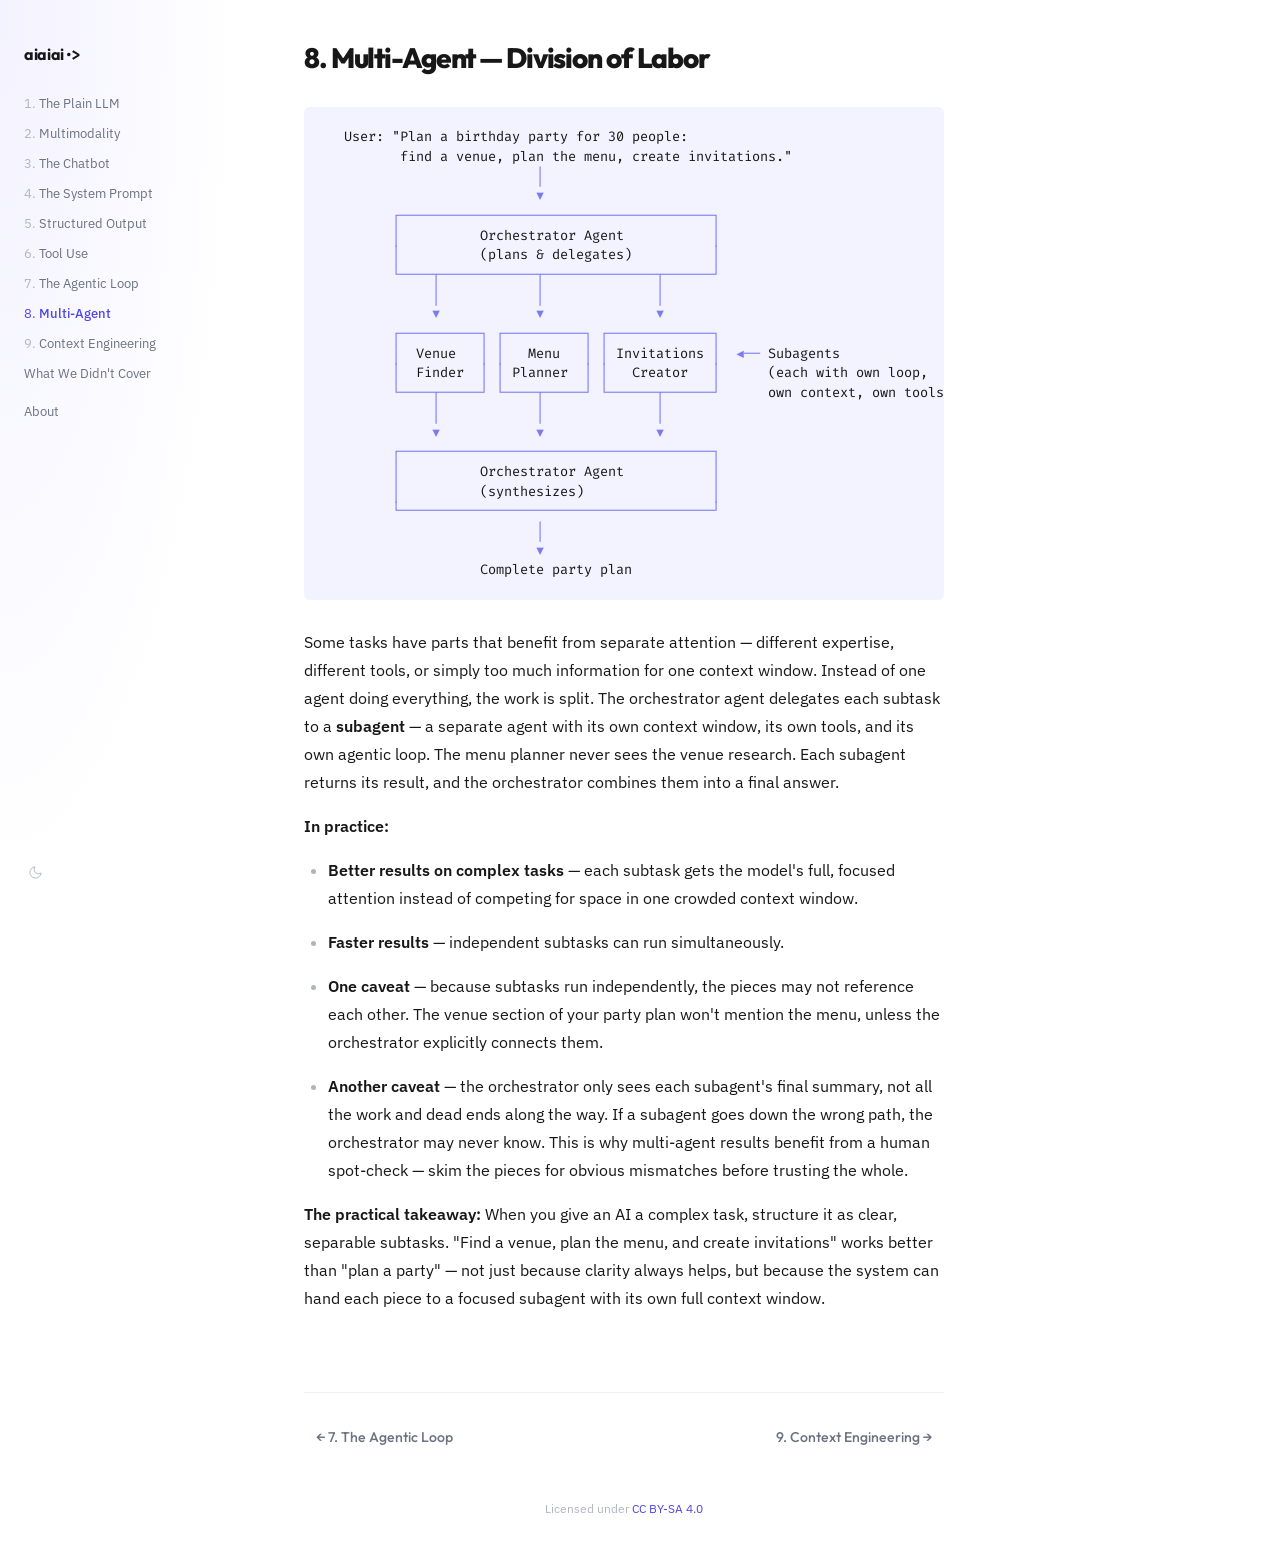
<file: docs/08-multi-agent.html>
<!DOCTYPE html>
<html lang="en">
<head>
  <meta charset="utf-8">
  <meta name="viewport" content="width=device-width, initial-scale=1">
  <title>8. Multi-Agent — AI Primer</title>
  <link rel="icon" type="image/svg+xml" href="favicon.svg">
  <script>(function(){var t=localStorage.getItem('theme')||(matchMedia('(prefers-color-scheme:dark)').matches?'dark':'light');document.documentElement.setAttribute('data-theme',t)})();</script>
  <link rel="preconnect" href="https://fonts.googleapis.com">
  <link rel="preconnect" href="https://fonts.gstatic.com" crossorigin>
  <link href="https://fonts.googleapis.com/css2?family=Outfit:wght@500;600;700;800&family=IBM+Plex+Sans:ital,wght@0,400;0,500;0,600;1,400&family=Fira+Code:wght@400&display=swap" rel="stylesheet">
  <link rel="stylesheet" href="style.css">
</head>
<body>
  <div class="mobile-overlay"></div>
  <button class="mobile-menu-btn" aria-label="Toggle navigation">
    <svg viewBox="0 0 24 24" fill="none" stroke="currentColor" stroke-width="2" stroke-linecap="round"><line x1="3" y1="6" x2="21" y2="6"/><line x1="3" y1="12" x2="21" y2="12"/><line x1="3" y1="18" x2="21" y2="18"/></svg>
  </button>
  <nav class="sidebar">
    <div class="sidebar-header">
      <a href="/" class="sidebar-logo">aiaiai<span class="logo-mark">·&gt;</span></a>
    </div>
    <div class="sidebar-links">
      <a href="01-plain-llm.html"><span class="ch-num">1.</span>The Plain LLM</a>
<a href="02-multimodality.html"><span class="ch-num">2.</span>Multimodality</a>
<a href="03-chatbot.html"><span class="ch-num">3.</span>The Chatbot</a>
<a href="04-system-prompt.html"><span class="ch-num">4.</span>The System Prompt</a>
<a href="05-structured-output.html"><span class="ch-num">5.</span>Structured Output</a>
<a href="06-tool-use.html"><span class="ch-num">6.</span>Tool Use</a>
<a href="07-agentic-loop.html"><span class="ch-num">7.</span>The Agentic Loop</a>
<a href="08-multi-agent.html" class="active"><span class="ch-num">8.</span>Multi-Agent</a>
<a href="09-context-engineering.html"><span class="ch-num">9.</span>Context Engineering</a>
<a href="what-we-didnt-cover.html">What We Didn't Cover</a>
<a href="/" class="sidebar-about">About</a>
    </div>
    <div class="sidebar-footer">
      <button class="theme-toggle" aria-label="Toggle theme">
        <svg class="icon-moon" viewBox="0 0 24 24" fill="none" stroke="currentColor" stroke-width="1.5"><path d="M21 12.79A9 9 0 1 1 11.21 3 7 7 0 0 0 21 12.79z"/></svg>
        <svg class="icon-sun" viewBox="0 0 24 24" fill="none" stroke="currentColor" stroke-width="1.5"><circle cx="12" cy="12" r="5"/><line x1="12" y1="1" x2="12" y2="3"/><line x1="12" y1="21" x2="12" y2="23"/><line x1="4.22" y1="4.22" x2="5.64" y2="5.64"/><line x1="18.36" y1="18.36" x2="19.78" y2="19.78"/><line x1="1" y1="12" x2="3" y2="12"/><line x1="21" y1="12" x2="23" y2="12"/><line x1="4.22" y1="19.78" x2="5.64" y2="18.36"/><line x1="18.36" y1="5.64" x2="19.78" y2="4.22"/></svg>
      </button>
    </div>
  </nav>
  <main class="content">
    <article><h1>8. Multi-Agent — Division of Labor</h1>
<pre><code>  User: &quot;Plan a birthday party for 30 people:
         find a venue, plan the menu, create invitations.&quot;
                          │
                          ▼
        ┌───────────────────────────────────────┐
        │          Orchestrator Agent           │
        │          (plans &amp; delegates)          │
        └────┬────────────┬──────────────┬──────┘
             │            │              │
             ▼            ▼              ▼
        ┌──────────┐ ┌──────────┐ ┌─────────────┐
        │  Venue   │ │   Menu   │ │ Invitations │  ◄── Subagents
        │  Finder  │ │ Planner  │ │   Creator   │      (each with own loop,
        └────┬─────┘ └────┬─────┘ └──────┬──────┘      own context, own tools)
             │            │              │
             ▼            ▼              ▼
        ┌───────────────────────────────────────┐
        │          Orchestrator Agent           │
        │          (synthesizes)                │
        └───────────────────────────────────────┘
                          │
                          ▼
                   Complete party plan
</code></pre>
<p>Some tasks have parts that benefit from separate attention — different expertise, different tools, or simply too much information for one context window. Instead of one agent doing everything, the work is split. The orchestrator agent delegates each subtask to a <strong>subagent</strong> — a separate agent with its own context window, its own tools, and its own agentic loop. The menu planner never sees the venue research. Each subagent returns its result, and the orchestrator combines them into a final answer.</p>
<p><strong>In practice:</strong></p>
<ul>
<li><p><strong>Better results on complex tasks</strong> — each subtask gets the model's full, focused attention instead of competing for space in one crowded context window.</p>
</li>
<li><p><strong>Faster results</strong> — independent subtasks can run simultaneously.</p>
</li>
<li><p><strong>One caveat</strong> — because subtasks run independently, the pieces may not reference each other. The venue section of your party plan won't mention the menu, unless the orchestrator explicitly connects them.</p>
</li>
<li><p><strong>Another caveat</strong> — the orchestrator only sees each subagent's final summary, not all the work and dead ends along the way. If a subagent goes down the wrong path, the orchestrator may never know. This is why multi-agent results benefit from a human spot-check — skim the pieces for obvious mismatches before trusting the whole.</p>
</li>
</ul>
<p><strong>The practical takeaway:</strong> When you give an AI a complex task, structure it as clear, separable subtasks. &quot;Find a venue, plan the menu, and create invitations&quot; works better than &quot;plan a party&quot; — not just because clarity always helps, but because the system can hand each piece to a focused subagent with its own full context window.</p>
</article>
    <div class="prev-next">
      <div><a href="07-agentic-loop.html">← 7. The Agentic Loop</a></div>
      <div><a href="09-context-engineering.html">9. Context Engineering →</a></div>
    </div>
    <footer class="license">
      Licensed under <a href="https://creativecommons.org/licenses/by-sa/4.0/">CC BY-SA 4.0</a>
    </footer>
  </main>
  <script>
    (function() {
      document.querySelectorAll('pre code').forEach(function(el) {
        el.innerHTML = el.innerHTML.replace(/([┌┐└┘│─├┤┬┴┼▼▶◀═╔╗╚╝║╠╣╦╩╬→←↓↑▲►◄●·]+)/g, '<span class="dc">$1</span>');
      });
      var btn = document.querySelector('.mobile-menu-btn');
      var sidebar = document.querySelector('.sidebar');
      var overlay = document.querySelector('.mobile-overlay');
      btn.addEventListener('click', function() {
        sidebar.classList.toggle('open');
        overlay.classList.toggle('open');
      });
      overlay.addEventListener('click', function() {
        sidebar.classList.remove('open');
        overlay.classList.remove('open');
      });
      document.querySelector('.theme-toggle').addEventListener('click', function() {
        var d = document.documentElement;
        var next = d.getAttribute('data-theme') === 'dark' ? 'light' : 'dark';
        d.setAttribute('data-theme', next);
        localStorage.setItem('theme', next);
      });
    })();
  </script>
</body>
</html>
</file>
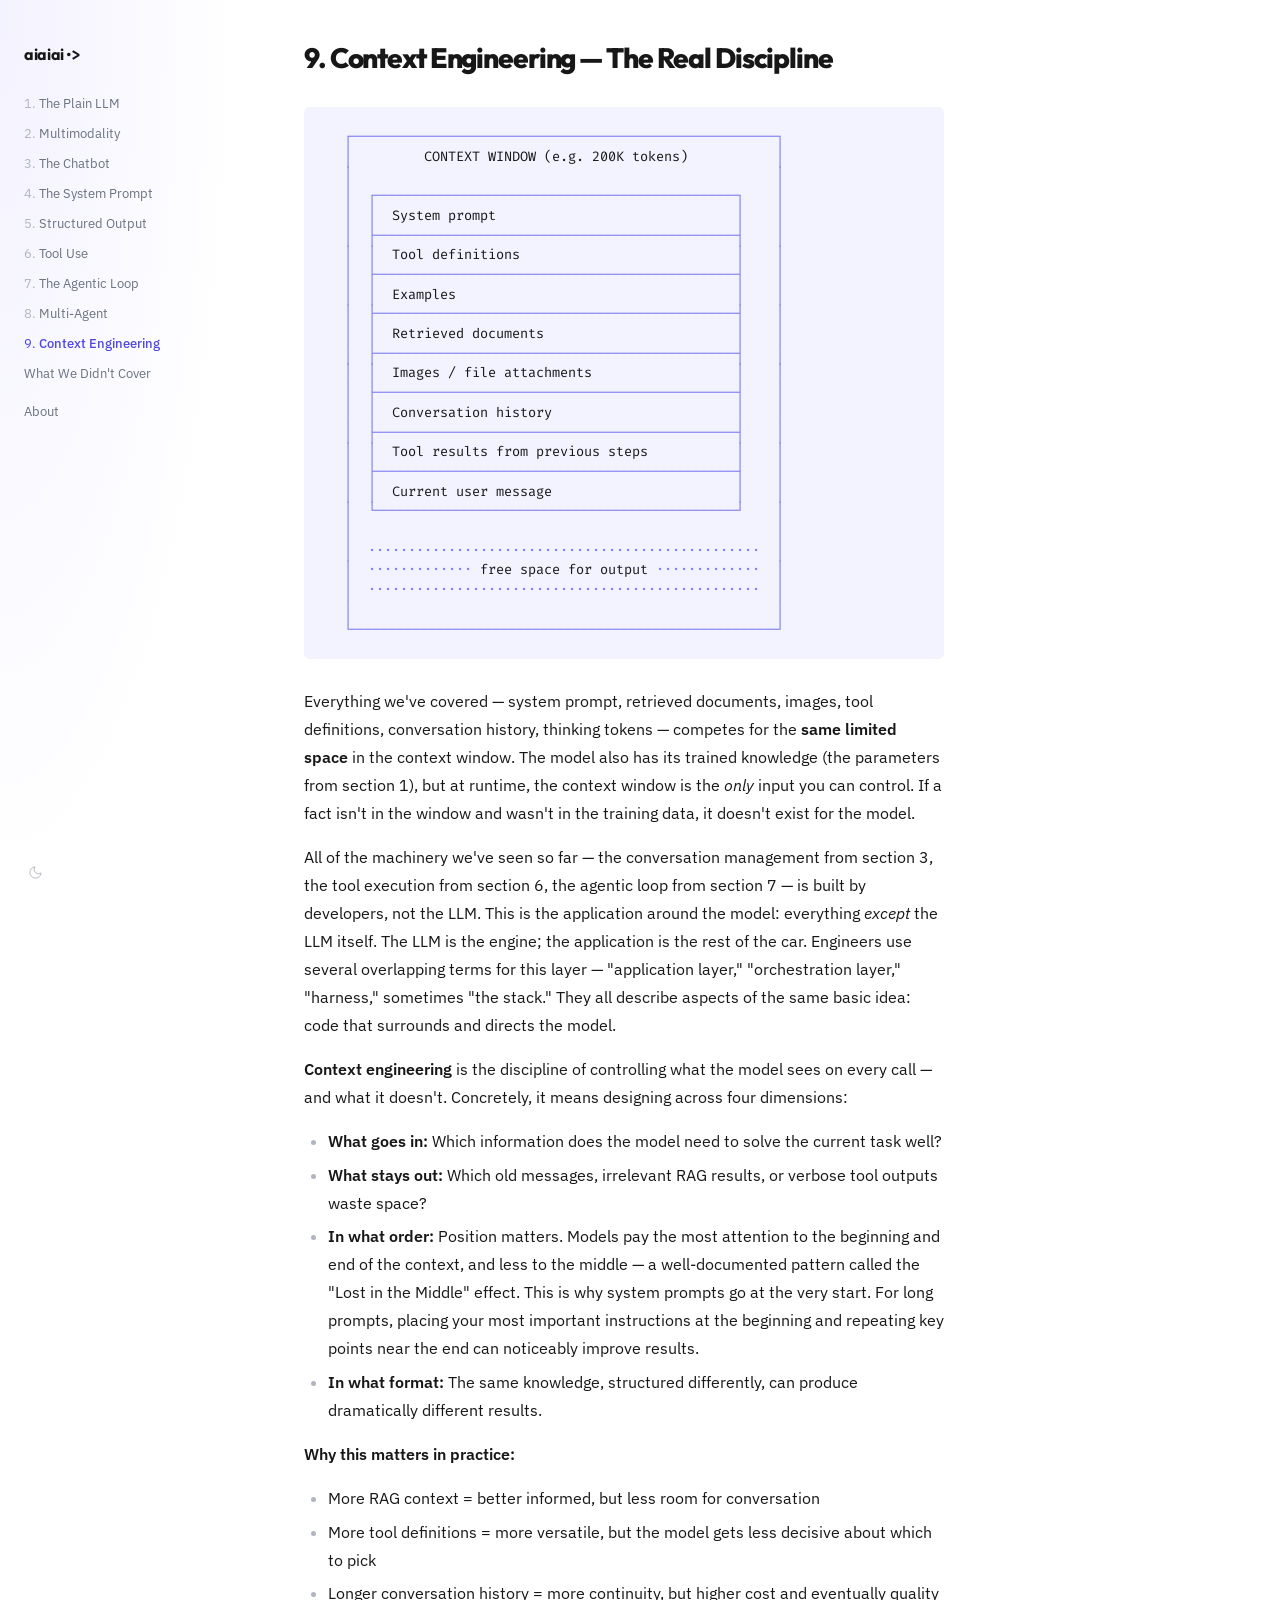
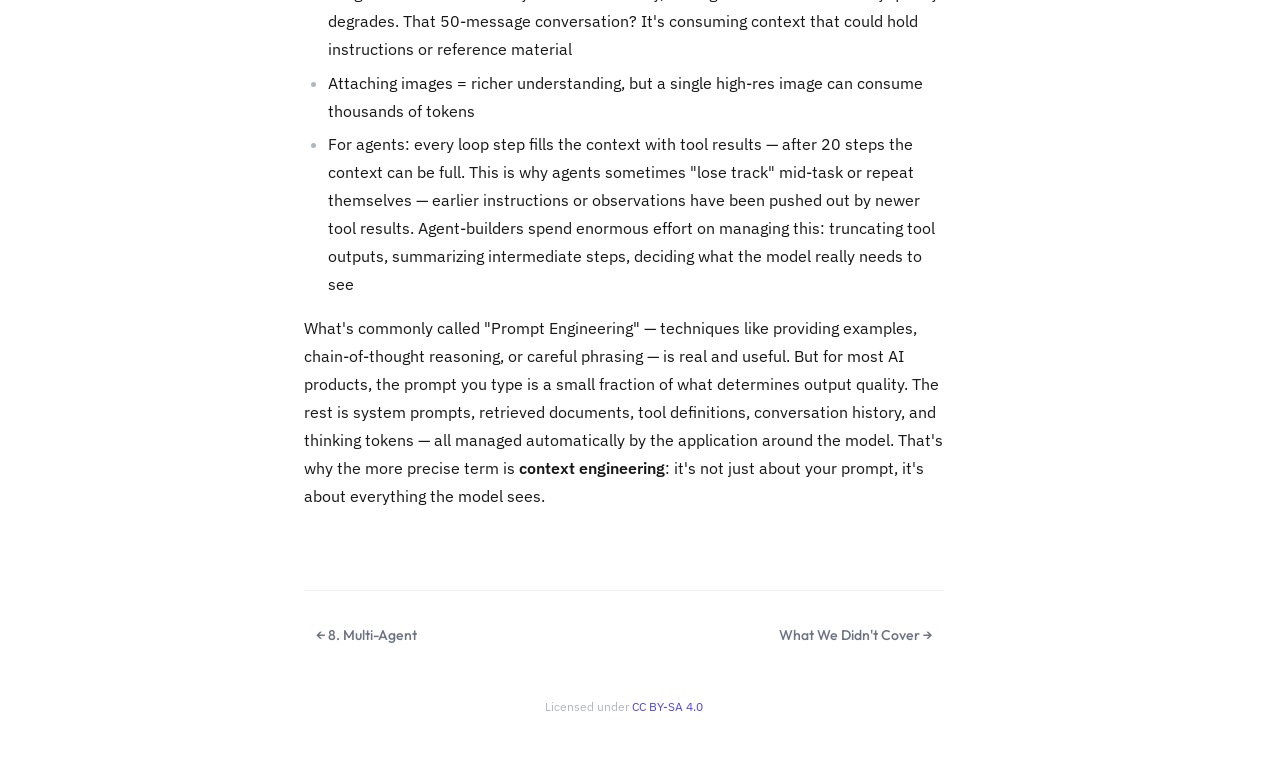
<file: docs/09-context-engineering.html>
<!DOCTYPE html>
<html lang="en">
<head>
  <meta charset="utf-8">
  <meta name="viewport" content="width=device-width, initial-scale=1">
  <title>9. Context Engineering — AI Primer</title>
  <link rel="icon" type="image/svg+xml" href="favicon.svg">
  <script>(function(){var t=localStorage.getItem('theme')||(matchMedia('(prefers-color-scheme:dark)').matches?'dark':'light');document.documentElement.setAttribute('data-theme',t)})();</script>
  <link rel="preconnect" href="https://fonts.googleapis.com">
  <link rel="preconnect" href="https://fonts.gstatic.com" crossorigin>
  <link href="https://fonts.googleapis.com/css2?family=Outfit:wght@500;600;700;800&family=IBM+Plex+Sans:ital,wght@0,400;0,500;0,600;1,400&family=Fira+Code:wght@400&display=swap" rel="stylesheet">
  <link rel="stylesheet" href="style.css">
</head>
<body>
  <div class="mobile-overlay"></div>
  <button class="mobile-menu-btn" aria-label="Toggle navigation">
    <svg viewBox="0 0 24 24" fill="none" stroke="currentColor" stroke-width="2" stroke-linecap="round"><line x1="3" y1="6" x2="21" y2="6"/><line x1="3" y1="12" x2="21" y2="12"/><line x1="3" y1="18" x2="21" y2="18"/></svg>
  </button>
  <nav class="sidebar">
    <div class="sidebar-header">
      <a href="/" class="sidebar-logo">aiaiai<span class="logo-mark">·&gt;</span></a>
    </div>
    <div class="sidebar-links">
      <a href="01-plain-llm.html"><span class="ch-num">1.</span>The Plain LLM</a>
<a href="02-multimodality.html"><span class="ch-num">2.</span>Multimodality</a>
<a href="03-chatbot.html"><span class="ch-num">3.</span>The Chatbot</a>
<a href="04-system-prompt.html"><span class="ch-num">4.</span>The System Prompt</a>
<a href="05-structured-output.html"><span class="ch-num">5.</span>Structured Output</a>
<a href="06-tool-use.html"><span class="ch-num">6.</span>Tool Use</a>
<a href="07-agentic-loop.html"><span class="ch-num">7.</span>The Agentic Loop</a>
<a href="08-multi-agent.html"><span class="ch-num">8.</span>Multi-Agent</a>
<a href="09-context-engineering.html" class="active"><span class="ch-num">9.</span>Context Engineering</a>
<a href="what-we-didnt-cover.html">What We Didn't Cover</a>
<a href="/" class="sidebar-about">About</a>
    </div>
    <div class="sidebar-footer">
      <button class="theme-toggle" aria-label="Toggle theme">
        <svg class="icon-moon" viewBox="0 0 24 24" fill="none" stroke="currentColor" stroke-width="1.5"><path d="M21 12.79A9 9 0 1 1 11.21 3 7 7 0 0 0 21 12.79z"/></svg>
        <svg class="icon-sun" viewBox="0 0 24 24" fill="none" stroke="currentColor" stroke-width="1.5"><circle cx="12" cy="12" r="5"/><line x1="12" y1="1" x2="12" y2="3"/><line x1="12" y1="21" x2="12" y2="23"/><line x1="4.22" y1="4.22" x2="5.64" y2="5.64"/><line x1="18.36" y1="18.36" x2="19.78" y2="19.78"/><line x1="1" y1="12" x2="3" y2="12"/><line x1="21" y1="12" x2="23" y2="12"/><line x1="4.22" y1="19.78" x2="5.64" y2="18.36"/><line x1="18.36" y1="5.64" x2="19.78" y2="4.22"/></svg>
      </button>
    </div>
  </nav>
  <main class="content">
    <article><h1>9. Context Engineering — The Real Discipline</h1>
<pre><code>  ┌─────────────────────────────────────────────────────┐
  │         CONTEXT WINDOW (e.g. 200K tokens)           │
  │                                                     │
  │  ┌─────────────────────────────────────────────┐    │
  │  │  System prompt                              │    │
  │  ├─────────────────────────────────────────────┤    │
  │  │  Tool definitions                           │    │
  │  ├─────────────────────────────────────────────┤    │
  │  │  Examples                                   │    │
  │  ├─────────────────────────────────────────────┤    │
  │  │  Retrieved documents                        │    │
  │  ├─────────────────────────────────────────────┤    │
  │  │  Images / file attachments                  │    │
  │  ├─────────────────────────────────────────────┤    │
  │  │  Conversation history                       │    │
  │  ├─────────────────────────────────────────────┤    │
  │  │  Tool results from previous steps           │    │
  │  ├─────────────────────────────────────────────┤    │
  │  │  Current user message                       │    │
  │  └─────────────────────────────────────────────┘    │
  │                                                     │
  │  ·················································  │
  │  ············· free space for output ·············  │
  │  ·················································  │
  │                                                     │
  └─────────────────────────────────────────────────────┘
</code></pre>
<p>Everything we've covered — system prompt, retrieved documents, images, tool definitions, conversation history, thinking tokens — competes for the <strong>same limited space</strong> in the context window. The model also has its trained knowledge (the parameters from section 1), but at runtime, the context window is the <em>only</em> input you can control. If a fact isn't in the window and wasn't in the training data, it doesn't exist for the model.</p>
<p>All of the machinery we've seen so far — the conversation management from section 3, the tool execution from section 6, the agentic loop from section 7 — is built by developers, not the LLM. This is the application around the model: everything <em>except</em> the LLM itself. The LLM is the engine; the application is the rest of the car. Engineers use several overlapping terms for this layer — &quot;application layer,&quot; &quot;orchestration layer,&quot; &quot;harness,&quot; sometimes &quot;the stack.&quot; They all describe aspects of the same basic idea: code that surrounds and directs the model.</p>
<p><strong>Context engineering</strong> is the discipline of controlling what the model sees on every call — and what it doesn't. Concretely, it means designing across four dimensions:</p>
<ul>
<li><strong>What goes in:</strong> Which information does the model need to solve the current task well?</li>
<li><strong>What stays out:</strong> Which old messages, irrelevant RAG results, or verbose tool outputs waste space?</li>
<li><strong>In what order:</strong> Position matters. Models pay the most attention to the beginning and end of the context, and less to the middle — a well-documented pattern called the &quot;Lost in the Middle&quot; effect. This is why system prompts go at the very start. For long prompts, placing your most important instructions at the beginning and repeating key points near the end can noticeably improve results.</li>
<li><strong>In what format:</strong> The same knowledge, structured differently, can produce dramatically different results.</li>
</ul>
<p><strong>Why this matters in practice:</strong></p>
<ul>
<li>More RAG context = better informed, but less room for conversation</li>
<li>More tool definitions = more versatile, but the model gets less decisive about which to pick</li>
<li>Longer conversation history = more continuity, but higher cost and eventually quality degrades. That 50-message conversation? It's consuming context that could hold instructions or reference material</li>
<li>Attaching images = richer understanding, but a single high-res image can consume thousands of tokens</li>
<li>For agents: every loop step fills the context with tool results — after 20 steps the context can be full. This is why agents sometimes &quot;lose track&quot; mid-task or repeat themselves — earlier instructions or observations have been pushed out by newer tool results. Agent-builders spend enormous effort on managing this: truncating tool outputs, summarizing intermediate steps, deciding what the model really needs to see</li>
</ul>
<p>What's commonly called &quot;Prompt Engineering&quot; — techniques like providing examples, chain-of-thought reasoning, or careful phrasing — is real and useful. But for most AI products, the prompt you type is a small fraction of what determines output quality. The rest is system prompts, retrieved documents, tool definitions, conversation history, and thinking tokens — all managed automatically by the application around the model. That's why the more precise term is <strong>context engineering</strong>: it's not just about your prompt, it's about everything the model sees.</p>
</article>
    <div class="prev-next">
      <div><a href="08-multi-agent.html">← 8. Multi-Agent</a></div>
      <div><a href="what-we-didnt-cover.html">What We Didn't Cover →</a></div>
    </div>
    <footer class="license">
      Licensed under <a href="https://creativecommons.org/licenses/by-sa/4.0/">CC BY-SA 4.0</a>
    </footer>
  </main>
  <script>
    (function() {
      document.querySelectorAll('pre code').forEach(function(el) {
        el.innerHTML = el.innerHTML.replace(/([┌┐└┘│─├┤┬┴┼▼▶◀═╔╗╚╝║╠╣╦╩╬→←↓↑▲►◄●·]+)/g, '<span class="dc">$1</span>');
      });
      var btn = document.querySelector('.mobile-menu-btn');
      var sidebar = document.querySelector('.sidebar');
      var overlay = document.querySelector('.mobile-overlay');
      btn.addEventListener('click', function() {
        sidebar.classList.toggle('open');
        overlay.classList.toggle('open');
      });
      overlay.addEventListener('click', function() {
        sidebar.classList.remove('open');
        overlay.classList.remove('open');
      });
      document.querySelector('.theme-toggle').addEventListener('click', function() {
        var d = document.documentElement;
        var next = d.getAttribute('data-theme') === 'dark' ? 'light' : 'dark';
        d.setAttribute('data-theme', next);
        localStorage.setItem('theme', next);
      });
    })();
  </script>
</body>
</html>
</file>
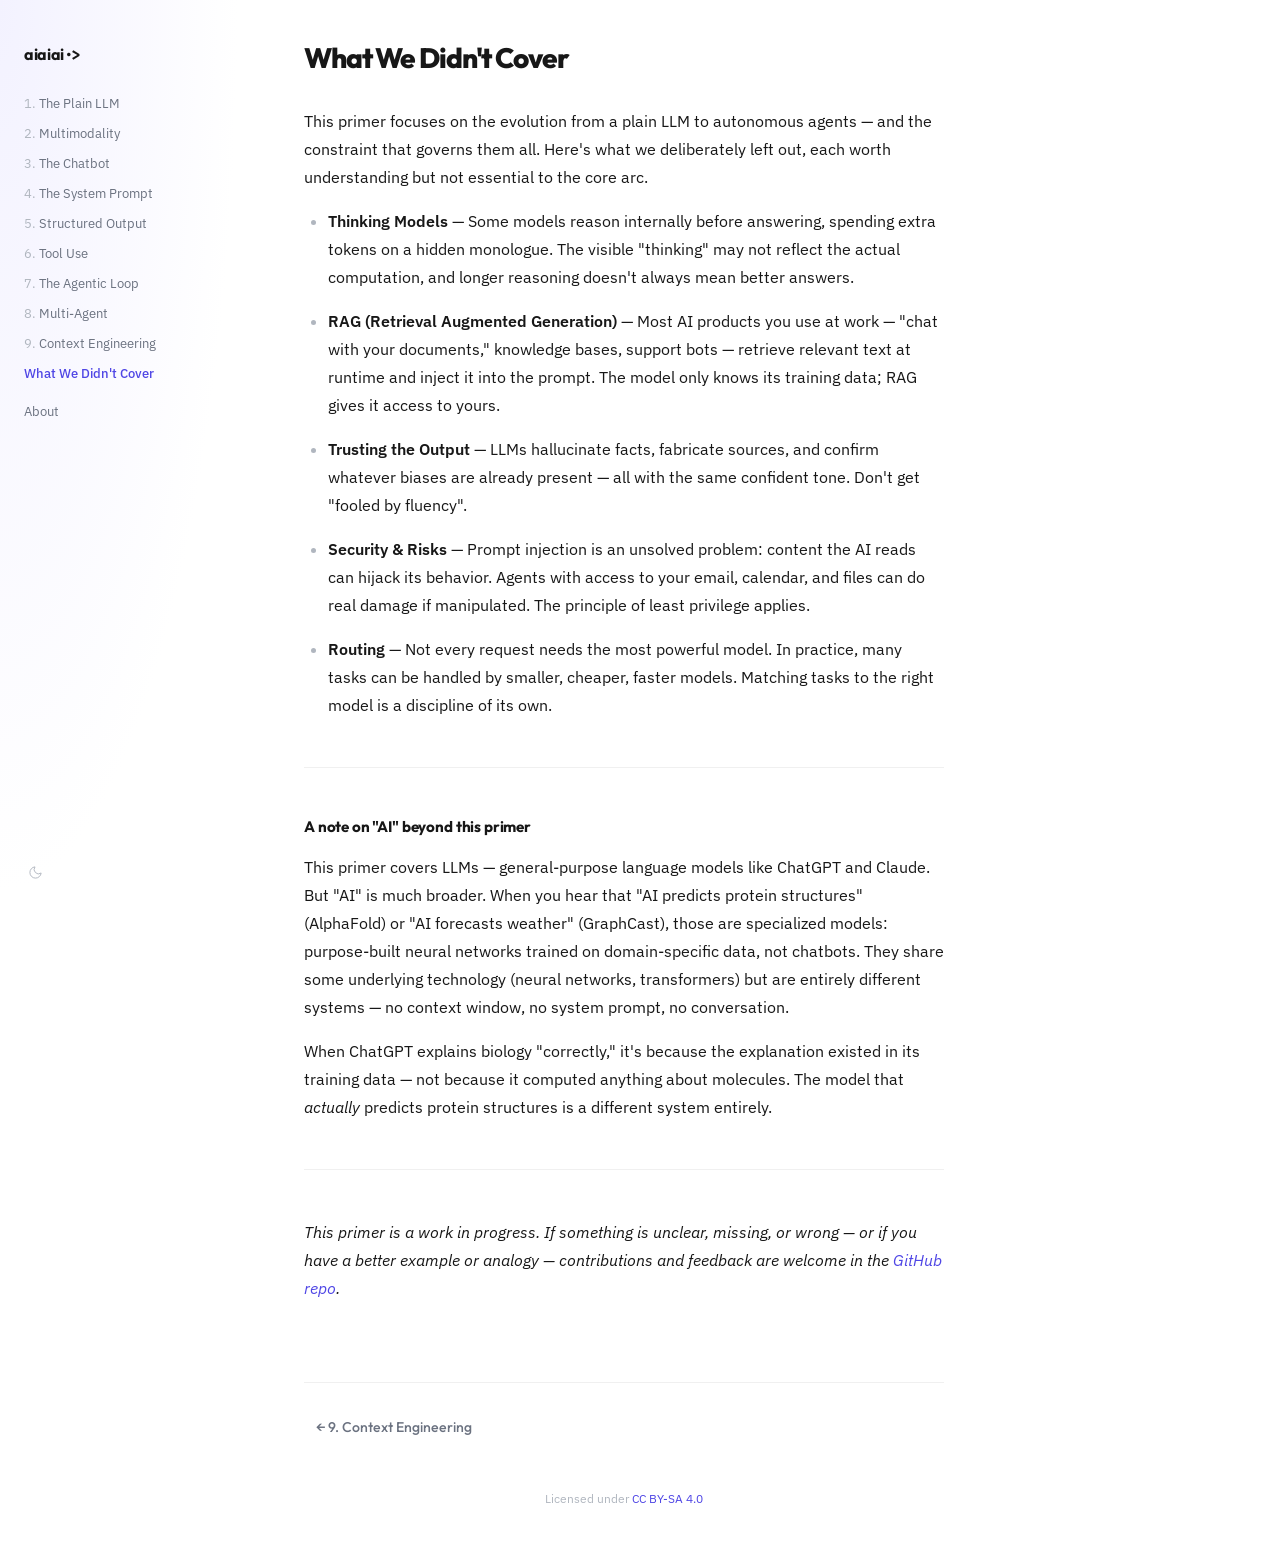
<file: docs/what-we-didnt-cover.html>
<!DOCTYPE html>
<html lang="en">
<head>
  <meta charset="utf-8">
  <meta name="viewport" content="width=device-width, initial-scale=1">
  <title>What We Didn't Cover — AI Primer</title>
  <link rel="icon" type="image/svg+xml" href="favicon.svg">
  <script>(function(){var t=localStorage.getItem('theme')||(matchMedia('(prefers-color-scheme:dark)').matches?'dark':'light');document.documentElement.setAttribute('data-theme',t)})();</script>
  <link rel="preconnect" href="https://fonts.googleapis.com">
  <link rel="preconnect" href="https://fonts.gstatic.com" crossorigin>
  <link href="https://fonts.googleapis.com/css2?family=Outfit:wght@500;600;700;800&family=IBM+Plex+Sans:ital,wght@0,400;0,500;0,600;1,400&family=Fira+Code:wght@400&display=swap" rel="stylesheet">
  <link rel="stylesheet" href="style.css">
</head>
<body>
  <div class="mobile-overlay"></div>
  <button class="mobile-menu-btn" aria-label="Toggle navigation">
    <svg viewBox="0 0 24 24" fill="none" stroke="currentColor" stroke-width="2" stroke-linecap="round"><line x1="3" y1="6" x2="21" y2="6"/><line x1="3" y1="12" x2="21" y2="12"/><line x1="3" y1="18" x2="21" y2="18"/></svg>
  </button>
  <nav class="sidebar">
    <div class="sidebar-header">
      <a href="/" class="sidebar-logo">aiaiai<span class="logo-mark">·&gt;</span></a>
    </div>
    <div class="sidebar-links">
      <a href="01-plain-llm.html"><span class="ch-num">1.</span>The Plain LLM</a>
<a href="02-multimodality.html"><span class="ch-num">2.</span>Multimodality</a>
<a href="03-chatbot.html"><span class="ch-num">3.</span>The Chatbot</a>
<a href="04-system-prompt.html"><span class="ch-num">4.</span>The System Prompt</a>
<a href="05-structured-output.html"><span class="ch-num">5.</span>Structured Output</a>
<a href="06-tool-use.html"><span class="ch-num">6.</span>Tool Use</a>
<a href="07-agentic-loop.html"><span class="ch-num">7.</span>The Agentic Loop</a>
<a href="08-multi-agent.html"><span class="ch-num">8.</span>Multi-Agent</a>
<a href="09-context-engineering.html"><span class="ch-num">9.</span>Context Engineering</a>
<a href="what-we-didnt-cover.html" class="active">What We Didn't Cover</a>
<a href="/" class="sidebar-about">About</a>
    </div>
    <div class="sidebar-footer">
      <button class="theme-toggle" aria-label="Toggle theme">
        <svg class="icon-moon" viewBox="0 0 24 24" fill="none" stroke="currentColor" stroke-width="1.5"><path d="M21 12.79A9 9 0 1 1 11.21 3 7 7 0 0 0 21 12.79z"/></svg>
        <svg class="icon-sun" viewBox="0 0 24 24" fill="none" stroke="currentColor" stroke-width="1.5"><circle cx="12" cy="12" r="5"/><line x1="12" y1="1" x2="12" y2="3"/><line x1="12" y1="21" x2="12" y2="23"/><line x1="4.22" y1="4.22" x2="5.64" y2="5.64"/><line x1="18.36" y1="18.36" x2="19.78" y2="19.78"/><line x1="1" y1="12" x2="3" y2="12"/><line x1="21" y1="12" x2="23" y2="12"/><line x1="4.22" y1="19.78" x2="5.64" y2="18.36"/><line x1="18.36" y1="5.64" x2="19.78" y2="4.22"/></svg>
      </button>
    </div>
  </nav>
  <main class="content">
    <article><h1>What We Didn't Cover</h1>
<p>This primer focuses on the evolution from a plain LLM to autonomous agents — and the constraint that governs them all. Here's what we deliberately left out, each worth understanding but not essential to the core arc.</p>
<ul>
<li><p><strong>Thinking Models</strong> — Some models reason internally before answering, spending extra tokens on a hidden monologue. The visible &quot;thinking&quot; may not reflect the actual computation, and longer reasoning doesn't always mean better answers.</p>
</li>
<li><p><strong>RAG (Retrieval Augmented Generation)</strong> — Most AI products you use at work — &quot;chat with your documents,&quot; knowledge bases, support bots — retrieve relevant text at runtime and inject it into the prompt. The model only knows its training data; RAG gives it access to yours.</p>
</li>
<li><p><strong>Trusting the Output</strong> — LLMs hallucinate facts, fabricate sources, and confirm whatever biases are already present — all with the same confident tone. Don't get &quot;fooled by fluency&quot;.</p>
</li>
<li><p><strong>Security &amp; Risks</strong> — Prompt injection is an unsolved problem: content the AI reads can hijack its behavior. Agents with access to your email, calendar, and files can do real damage if manipulated. The principle of least privilege applies.</p>
</li>
<li><p><strong>Routing</strong> — Not every request needs the most powerful model. In practice, many tasks can be handled by smaller, cheaper, faster models. Matching tasks to the right model is a discipline of its own.</p>
</li>
</ul>
<hr />
<h3>A note on &quot;AI&quot; beyond this primer</h3>
<p>This primer covers LLMs — general-purpose language models like ChatGPT and Claude. But &quot;AI&quot; is much broader. When you hear that &quot;AI predicts protein structures&quot; (AlphaFold) or &quot;AI forecasts weather&quot; (GraphCast), those are specialized models: purpose-built neural networks trained on domain-specific data, not chatbots. They share some underlying technology (neural networks, transformers) but are entirely different systems — no context window, no system prompt, no conversation.</p>
<p>When ChatGPT explains biology &quot;correctly,&quot; it's because the explanation existed in its training data — not because it computed anything about molecules. The model that <em>actually</em> predicts protein structures is a different system entirely.</p>
<hr />
<p><em>This primer is a work in progress. If something is unclear, missing, or wrong — or if you have a better example or analogy — contributions and feedback are welcome in the <a href="https://github.com/ymyke/aiaiai">GitHub repo</a>.</em></p>
</article>
    <div class="prev-next">
      <div><a href="09-context-engineering.html">← 9. Context Engineering</a></div>
      <div></div>
    </div>
    <footer class="license">
      Licensed under <a href="https://creativecommons.org/licenses/by-sa/4.0/">CC BY-SA 4.0</a>
    </footer>
  </main>
  <script>
    (function() {
      document.querySelectorAll('pre code').forEach(function(el) {
        el.innerHTML = el.innerHTML.replace(/([┌┐└┘│─├┤┬┴┼▼▶◀═╔╗╚╝║╠╣╦╩╬→←↓↑▲►◄●·]+)/g, '<span class="dc">$1</span>');
      });
      var btn = document.querySelector('.mobile-menu-btn');
      var sidebar = document.querySelector('.sidebar');
      var overlay = document.querySelector('.mobile-overlay');
      btn.addEventListener('click', function() {
        sidebar.classList.toggle('open');
        overlay.classList.toggle('open');
      });
      overlay.addEventListener('click', function() {
        sidebar.classList.remove('open');
        overlay.classList.remove('open');
      });
      document.querySelector('.theme-toggle').addEventListener('click', function() {
        var d = document.documentElement;
        var next = d.getAttribute('data-theme') === 'dark' ? 'light' : 'dark';
        d.setAttribute('data-theme', next);
        localStorage.setItem('theme', next);
      });
    })();
  </script>
</body>
</html>
</file>
<file: docs/style.css>
:root {
  --font-display: 'Outfit', system-ui, sans-serif;
  --font-body: 'IBM Plex Sans', system-ui, sans-serif;
  --font-code: 'Fira Code', Consolas, monospace;

  --bg: #ffffff;
  --fg: #171717;
  --fg-muted: #6b7280;
  --fg-faint: #b0b6bf;
  --accent: #4f46e5;
  --accent-hover: #4338ca;
  --border: #f0f0f0;
  --code-bg: #f3f2ff;
  --sidebar-w: 240px;
  --content-max: 640px;
}

html[data-theme="dark"] {
  --bg: #161616;
  --fg: #e5e5e5;
  --fg-muted: #999;
  --fg-faint: #555;
  --accent: #a78bfa;
  --accent-hover: #c4b5fd;
  --border: #1e1e1e;
  --code-bg: #110f1a;
}

*, *::before, *::after { margin: 0; padding: 0; box-sizing: border-box; }
html { scroll-behavior: smooth; }

body {
  font-family: var(--font-body);
  background: var(--bg);
  color: var(--fg);
  line-height: 1.75;
  font-size: 1rem;
  display: flex;
  min-height: 100vh;
  -webkit-font-smoothing: antialiased;
}

/* --- Sidebar --- */
.sidebar {
  width: var(--sidebar-w);
  min-width: var(--sidebar-w);
  background: radial-gradient(ellipse at top left, #f3f2ff 0%, var(--bg) 70%);
  position: fixed;
  top: 0; left: 0; bottom: 0;
  overflow-y: auto;
  z-index: 100;
  display: flex;
  flex-direction: column;
}

.sidebar-header {
  padding: 2.5rem 1.5rem 1.25rem;
}

.sidebar-top {
  display: flex;
  align-items: center;
}

.sidebar-logo {
  font-family: var(--font-display);
  font-size: 1rem;
  font-weight: 700;
  color: var(--fg);
  text-decoration: none;
  letter-spacing: -0.02em;
  transition: color 0.15s ease;
}

.sidebar-logo:hover { color: var(--accent); text-decoration: none; }

.logo-mark {
  display: inline-block;
  font-family: var(--font-code);
  letter-spacing: -0.2em;
  margin-left: -0.02em;
}

.title-logo-mark {
  margin-left: 0.05em;
  margin-right: 0.62em;
}

.theme-toggle {
  background: none;
  border: none;
  cursor: pointer;
  color: var(--fg-faint);
  padding: 0.25rem;
  display: flex;
  align-items: center;
  transition: color 0.15s ease;
}

.theme-toggle:hover { color: var(--fg); }
.theme-toggle svg { width: 15px; height: 15px; }

html[data-theme="light"] .icon-sun { display: none; }
html[data-theme="dark"] .icon-moon { display: none; }
html[data-theme="dark"] .sidebar { background: radial-gradient(ellipse at top left, #100f18 0%, var(--bg) 70%); }

.sidebar-links { padding: 0; flex: 1; }

.sidebar-links a {
  display: flex;
  align-items: baseline;
  gap: 0.2rem;
  padding: 0.3rem 1.5rem;
  font-family: var(--font-body);
  font-size: 0.8rem;
  color: var(--fg-muted);
  text-decoration: none;
  line-height: 1.6;
  transition: color 0.15s ease;
}

.sidebar-links a:hover {
  color: var(--fg);
  text-decoration: none;
}

.sidebar-links a.active {
  color: var(--accent);
  font-weight: 500;
}

.ch-num {
  font-family: var(--font-body);
  font-size: 0.8rem;
  font-weight: 400;
  color: var(--fg-faint);
}

.sidebar-links a.active .ch-num { color: var(--accent); }

.sidebar-about { margin-top: 0.5rem; }

.sidebar-footer {
  padding: 1rem 1.5rem;
}

/* --- Mobile menu --- */
.mobile-menu-btn {
  display: none;
  position: fixed;
  top: 0.75rem;
  left: 0.75rem;
  z-index: 200;
  background: var(--bg);
  border: 1px solid var(--border);
  border-radius: 8px;
  width: 2.25rem;
  height: 2.25rem;
  cursor: pointer;
  color: var(--fg-muted);
  font-size: 0;
  align-items: center;
  justify-content: center;
}

.mobile-menu-btn svg { width: 16px; height: 16px; }

.mobile-overlay {
  display: none;
  position: fixed;
  inset: 0;
  background: rgba(0,0,0,0.2);
  z-index: 50;
  opacity: 0;
  transition: opacity 0.25s ease;
}

/* --- Content --- */
.content {
  margin-left: var(--sidebar-w);
  flex: 1;
  padding: 2.5rem 4rem;
  max-width: calc(var(--content-max) + 8rem);
  animation: fadeIn 0.3s ease;
}

@keyframes fadeIn {
  from { opacity: 0; }
  to { opacity: 1; }
}

/* --- Typography --- */
h1 {
  font-family: var(--font-display);
  font-size: 1.75rem;
  font-weight: 800;
  line-height: 1.25;
  margin: 0 0 2rem;
  letter-spacing: -0.04em;
}

h2 {
  font-family: var(--font-display);
  font-size: 1.15rem;
  font-weight: 700;
  line-height: 1.3;
  margin: 3.5rem 0 1rem;
  letter-spacing: -0.025em;
}

h3 {
  font-family: var(--font-display);
  font-size: 0.95rem;
  font-weight: 700;
  line-height: 1.4;
  margin: 2.5rem 0 0.75rem;
  letter-spacing: -0.01em;
}

p { margin: 1rem 0; }

a {
  color: var(--accent);
  text-decoration: none;
  transition: color 0.15s ease;
}

a:hover {
  color: var(--accent-hover);
  text-decoration: underline;
  text-underline-offset: 2px;
  text-decoration-thickness: 1px;
}

strong { font-weight: 600; }

/* --- Code & Diagrams --- */
code {
  font-family: var(--font-code);
  font-size: 0.85em;
  background: var(--code-bg);
  padding: 0.15em 0.35em;
  border-radius: 4px;
}

pre {
  background: var(--code-bg);
  border-radius: 6px;
  padding: 1.25rem 1.5rem;
  overflow-x: auto;
  margin: 1.75rem 0;
  line-height: 1.45;
}

pre code {
  background: none;
  padding: 0;
  font-size: 0.85rem;
  line-height: inherit;
  display: block;
}

.dc { color: #7c7cf0; }
html[data-theme="dark"] .dc { color: #6e6ec0; }

/* --- Blockquotes --- */
blockquote {
  border-left: 2px solid var(--border);
  padding-left: 1.25rem;
  margin: 1.5rem 0;
  color: var(--fg-muted);
}

blockquote p { margin: 0.5rem 0; }

/* --- Tables --- */
table {
  width: 100%;
  border-collapse: collapse;
  margin: 1.5rem 0;
  font-size: 0.88rem;
}

th, td {
  text-align: left;
  padding: 0.6rem 0.75rem;
  border-bottom: 1px solid var(--border);
}

th {
  font-family: var(--font-display);
  font-weight: 600;
  font-size: 0.7rem;
  text-transform: uppercase;
  letter-spacing: 0.06em;
  color: var(--fg-muted);
}

tr:last-child td { border-bottom: none; }

/* --- Lists --- */
ul, ol { margin: 1rem 0; padding-left: 1.5rem; }
li { margin: 0.35rem 0; }
li::marker { color: var(--fg-faint); }

/* --- Misc --- */
hr { border: none; border-top: 1px solid var(--border); margin: 3rem 0; }
img { max-width: 100%; height: auto; margin: 1.5rem 0; }

/* --- Prev/Next --- */
.prev-next {
  display: flex;
  justify-content: space-between;
  margin-top: 5rem;
  padding-top: 2rem;
  border-top: 1px solid var(--border);
  font-family: var(--font-display);
  font-size: 0.88rem;
}

.prev-next a {
  max-width: 48%;
  color: var(--fg-muted);
  font-weight: 500;
  padding: 0.5rem 0.75rem;
  border-radius: 6px;
  transition: all 0.15s ease;
}

.prev-next a:hover { color: var(--accent); background: var(--code-bg); text-decoration: none; }

.license {
  margin-top: 3rem;
  font-size: 0.75rem;
  color: var(--fg-faint);
  text-align: center;
}

/* --- Scrollbar --- */
::-webkit-scrollbar { width: 0px; }
::selection { background: var(--accent); color: #fff; }

/* --- Mobile --- */
@media (max-width: 860px) {
  .mobile-menu-btn { display: flex; }
  .mobile-overlay { display: block; }

  .sidebar {
    transform: translateX(-100%);
    transition: transform 0.25s cubic-bezier(0.4, 0, 0.2, 1);
    background: var(--bg);
  }

  .sidebar.open {
    transform: translateX(0);
    box-shadow: 2px 0 24px rgba(0,0,0,0.06);
  }

  .mobile-overlay { pointer-events: none; }
  .mobile-overlay.open { opacity: 1; pointer-events: auto; }

  .content {
    margin-left: 0;
    padding: 2rem 1.5rem;
    padding-top: 4rem;
    max-width: 100%;
  }

  h1 { font-size: 1.5rem; }

  /* Full-bleed code blocks for maximum diagram width */
  pre {
    margin-left: -1.5rem;
    margin-right: -1.5rem;
    border-radius: 0;
    padding: 1rem 1.25rem;
  }

  pre code { font-size: 0.75rem; }

  /* Show horizontal scrollbar so users know diagrams are scrollable */
  pre::-webkit-scrollbar { display: block; height: 3px; }
  pre::-webkit-scrollbar-thumb { background: var(--fg-faint); border-radius: 2px; }
  pre::-webkit-scrollbar-track { background: transparent; }
}

@media print {
  .sidebar, .mobile-menu-btn, .prev-next, .mobile-overlay { display: none !important; }
  .content { margin-left: 0; max-width: 100%; padding: 0; }
}
</file>
